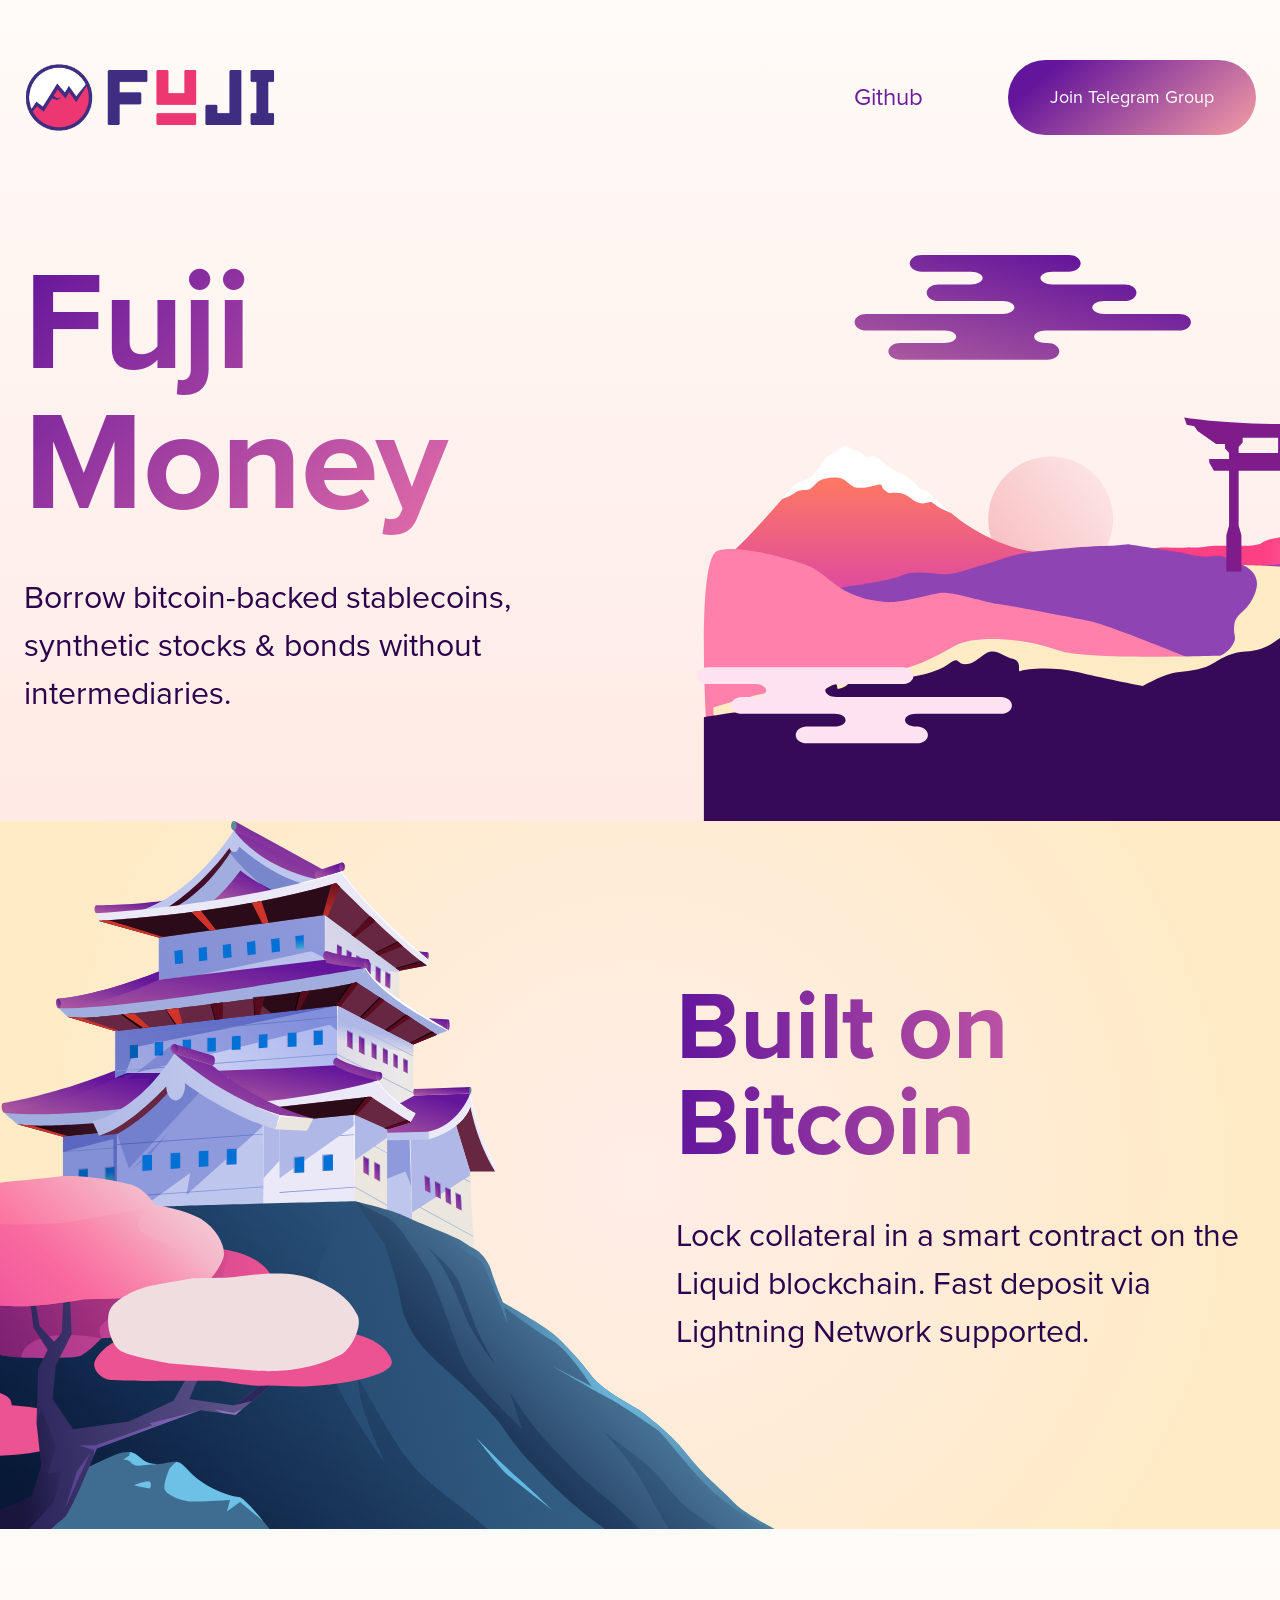
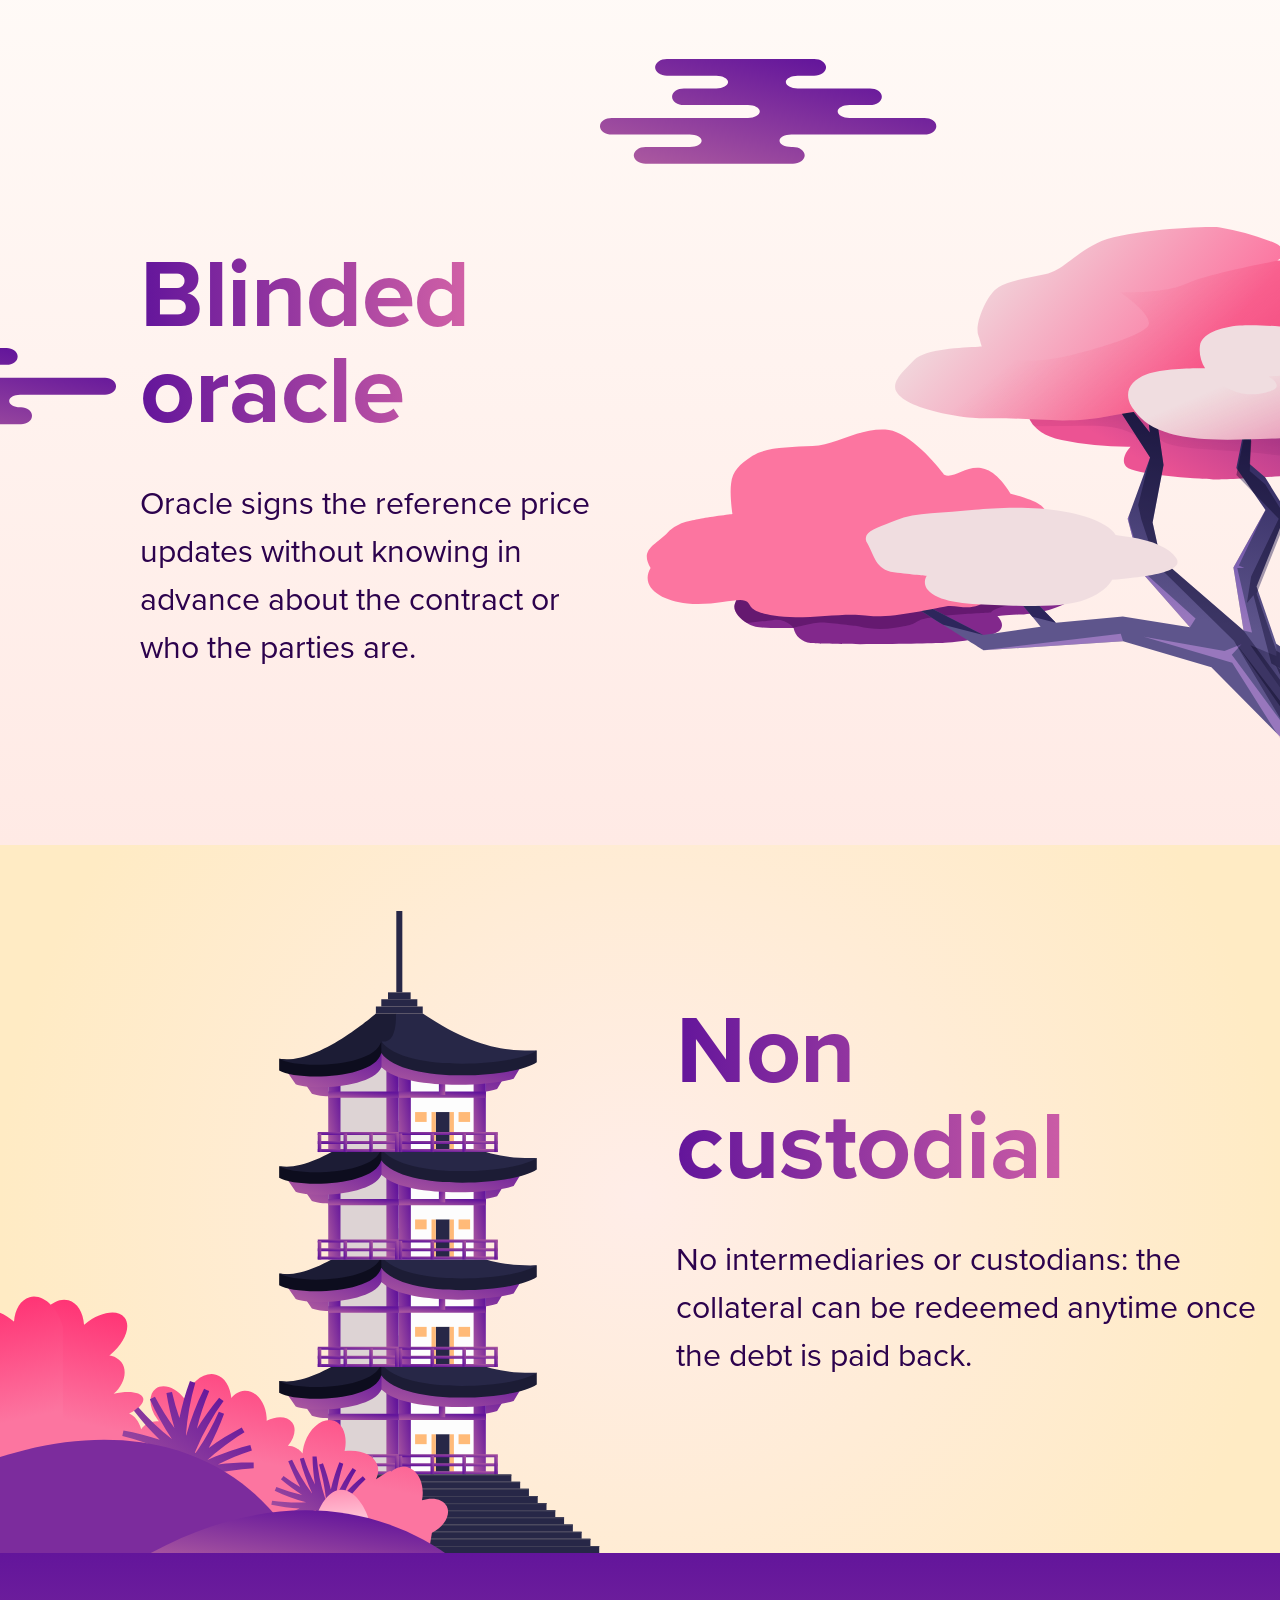
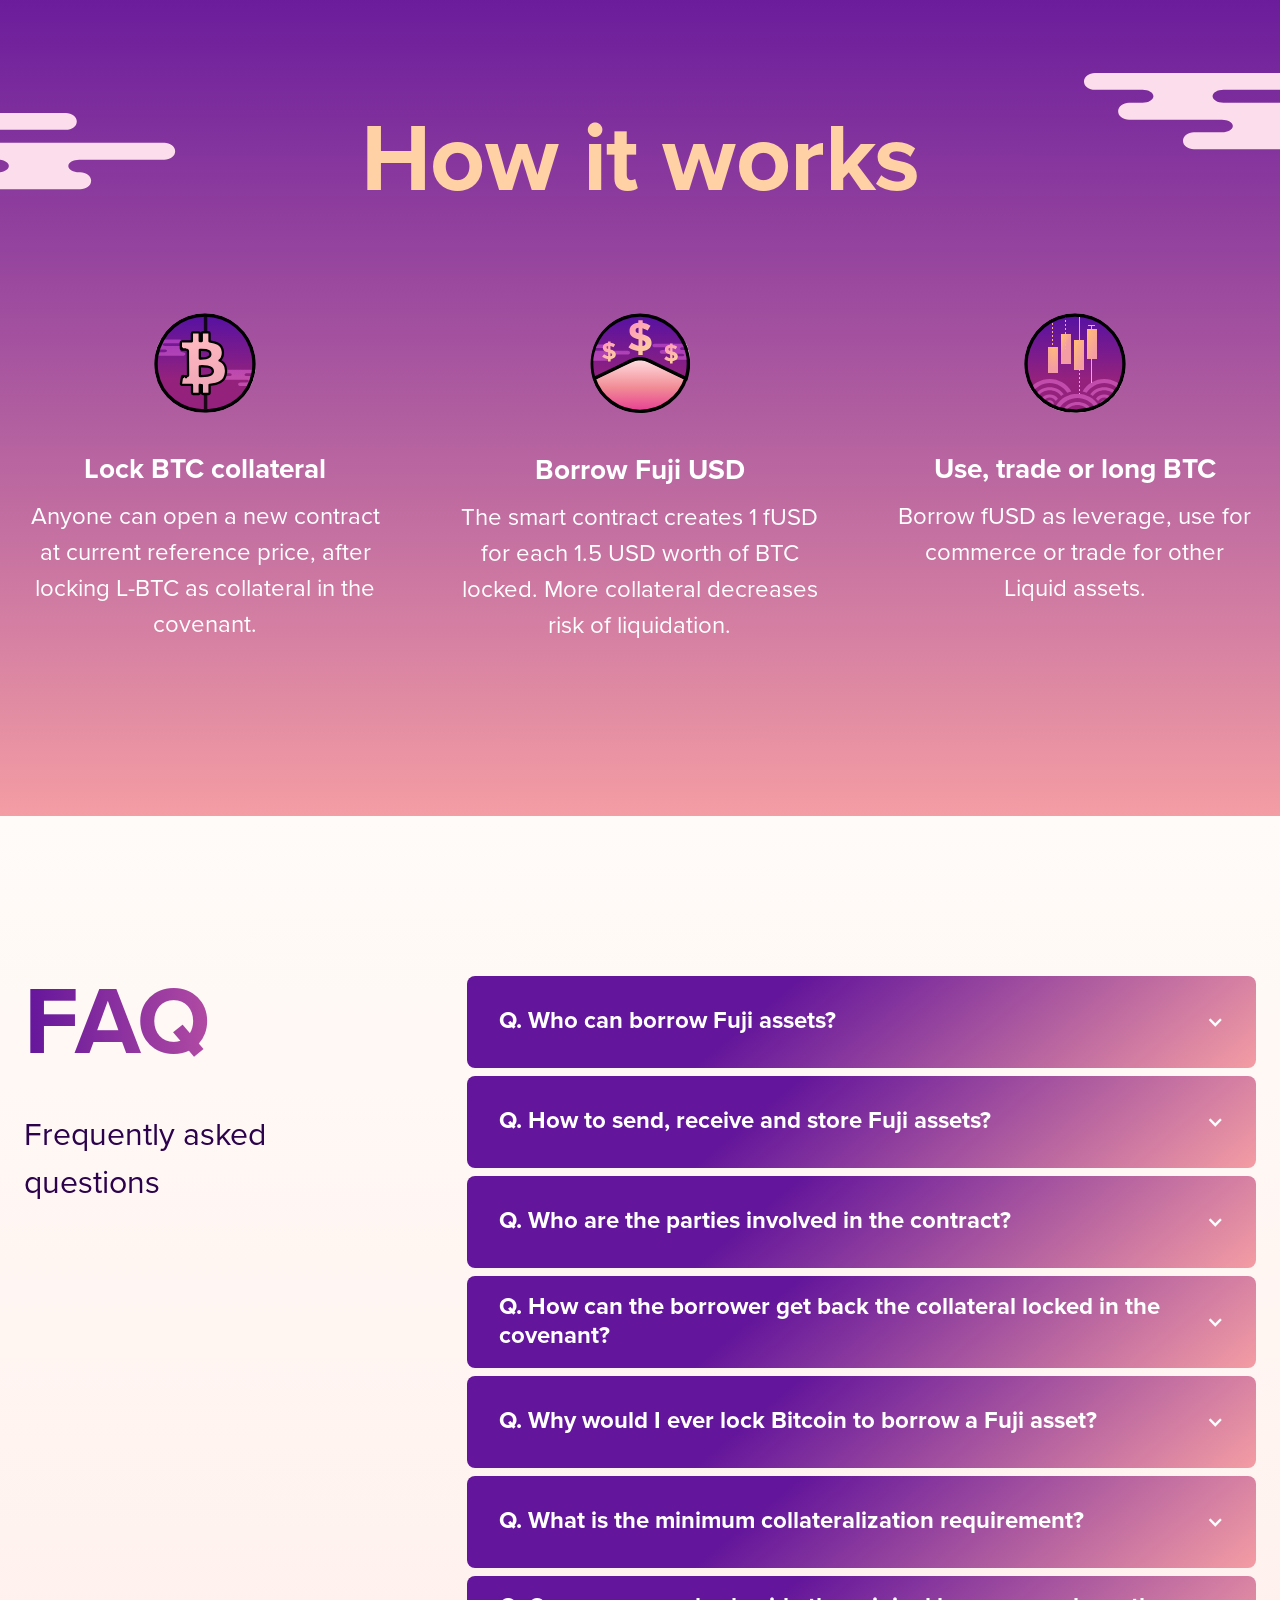
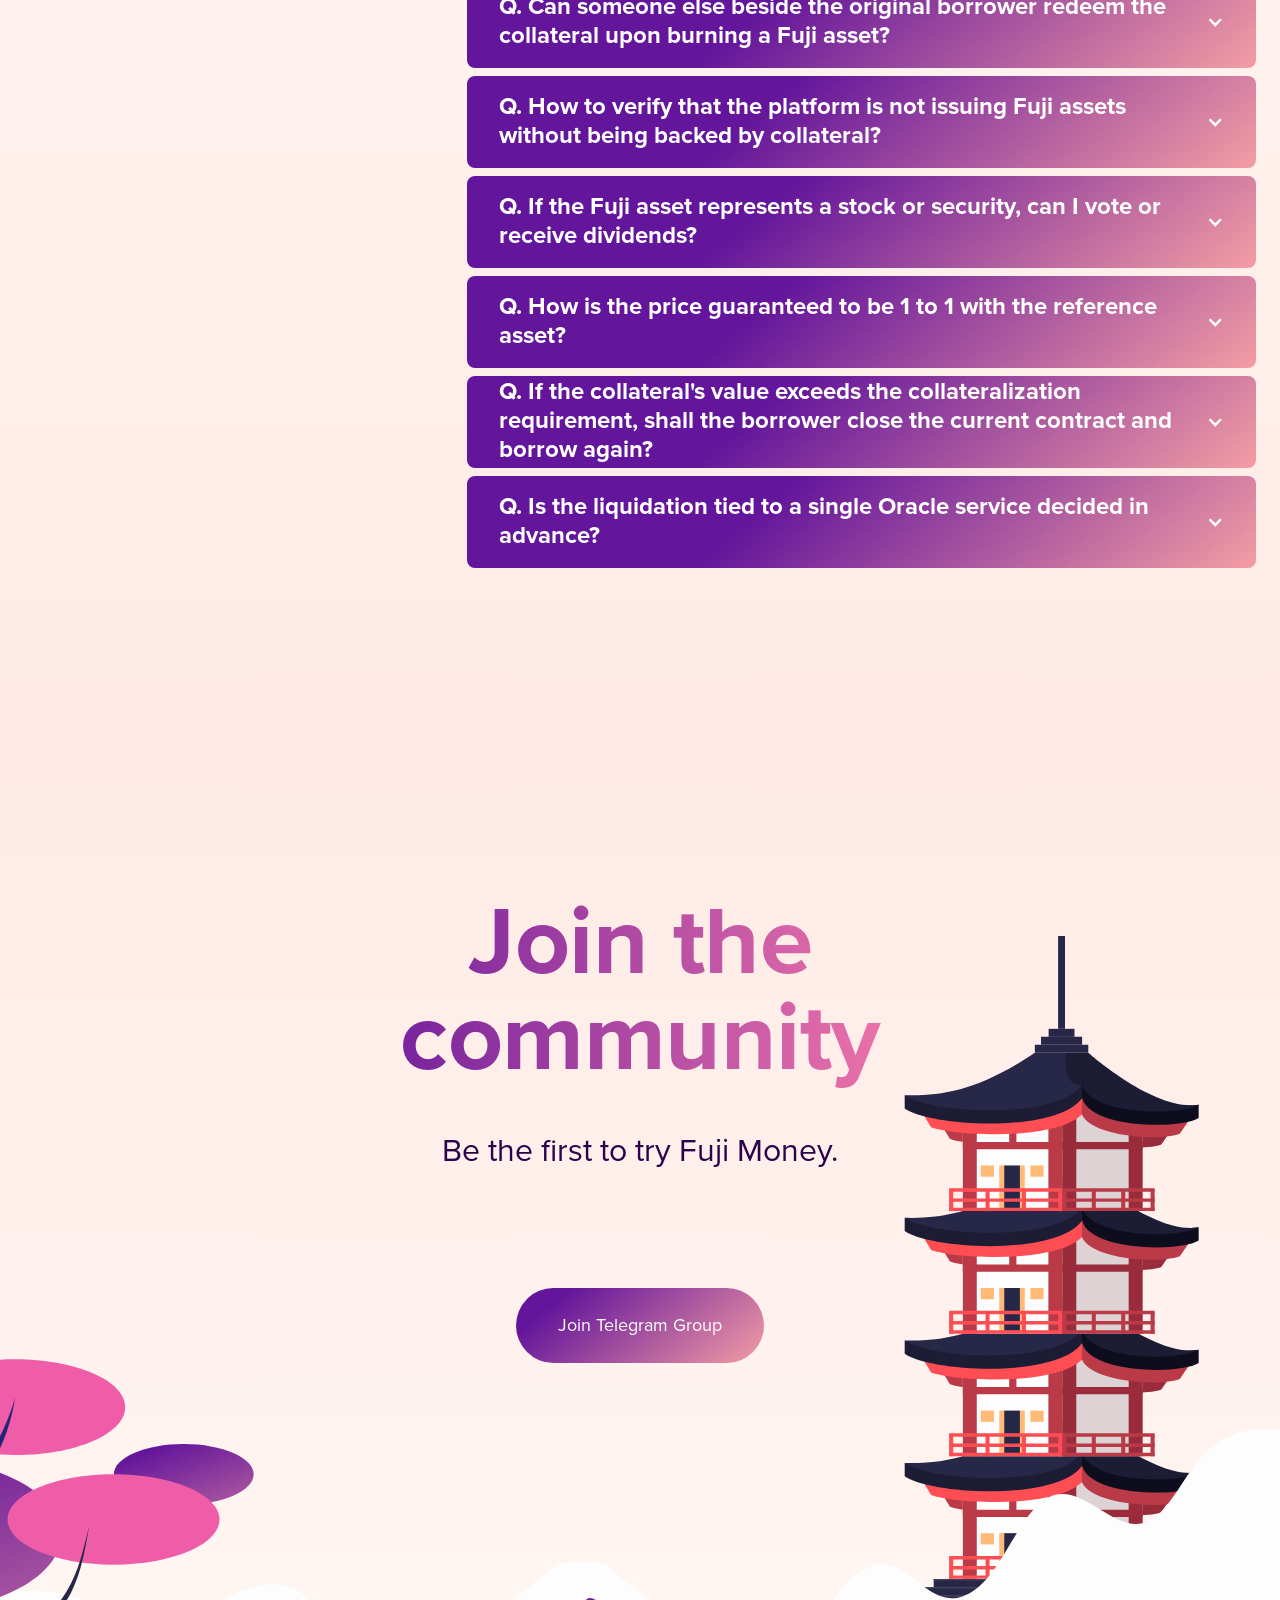
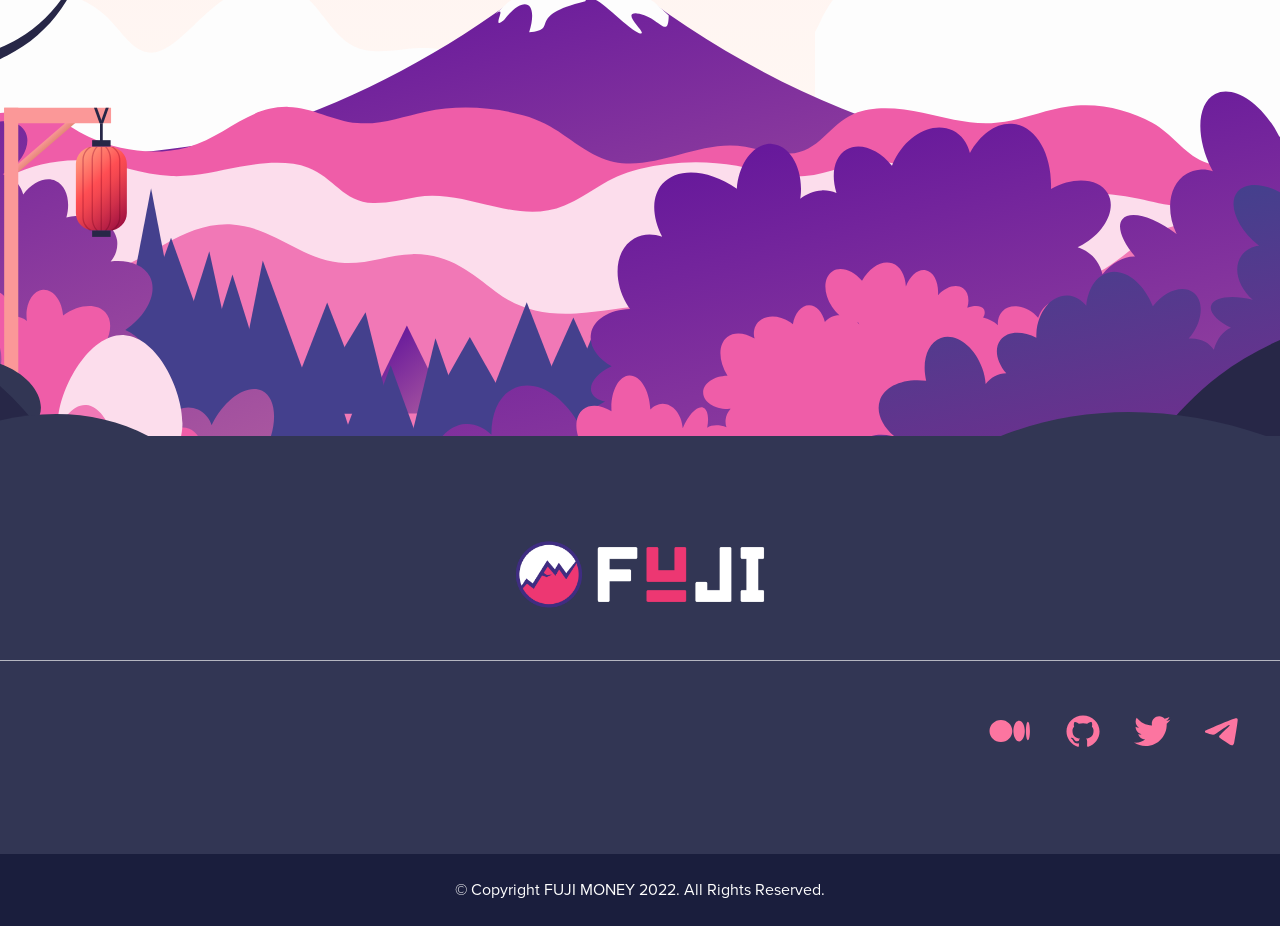
<file: index.html>
<!DOCTYPE html><!--  This site was created in Webflow. http://www.webflow.com  -->
<!--  Last Published: Fri Mar 11 2022 05:13:13 GMT+0000 (Coordinated Universal Time)  -->
<html data-wf-page="6218888f11f9d1886f389a2f" data-wf-site="6218888f11f9d1726b389a2b">
<head>
  <meta charset="utf-8">
  <title>Fuji Money</title>
  <meta content="Borrow bitcoin-backed stable coins, synthetic stocks &amp; bonds without intermediaries." name="description">
  <meta content="Fuji Money" property="og:title">
  <meta content="Borrow bitcoin-backed stable coins, synthetic stocks &amp; bonds without intermediaries." property="og:description">
  <meta content="https://raw.githubusercontent.com/fuji-money/website/main/src/images/og_image.png" property="og:image">
  <meta content="Fuji Money" property="twitter:title">
  <meta content="Borrow bitcoin-backed stable coins, synthetic stocks &amp; bonds without intermediaries." property="twitter:description">
  <meta content="https://raw.githubusercontent.com/fuji-money/website/main/src/images/og_image.png" property="twitter:image">
  <meta property="og:type" content="website">
  <meta content="summary_large_image" name="twitter:card">
  <meta content="width=device-width, initial-scale=1" name="viewport">
  <meta content="Webflow" name="generator">
  <link href="css/normalize.css" rel="stylesheet" type="text/css">
  <link href="css/webflow.css" rel="stylesheet" type="text/css">
  <link href="css/fuji-bitcoin-finance.webflow.css" rel="stylesheet" type="text/css">
  <!-- [if lt IE 9]><script src="https://cdnjs.cloudflare.com/ajax/libs/html5shiv/3.7.3/html5shiv.min.js" type="text/javascript"></script><![endif] -->
  <script type="text/javascript">!function(o,c){var n=c.documentElement,t=" w-mod-";n.className+=t+"js",("ontouchstart"in o||o.DocumentTouch&&c instanceof DocumentTouch)&&(n.className+=t+"touch")}(window,document);</script>
  <link href="images/favicon.png" rel="shortcut icon" type="image/x-icon">
  <link href="images/webclip.png" rel="apple-touch-icon">
</head>
<body>
  <div class="section hero wf-section">
    <div class="container w-container">
      <div class="row">
        <div class="column">
          <div data-animation="default" data-collapse="medium" data-duration="400" data-easing="ease" data-easing2="ease" role="banner" class="navbar w-nav">
            <div class="navbar-container w-container">
              <a href="#" class="brand w-nav-brand"><img src="images/fuji-logo-128.png" alt="Fuji" class="brand-logo"></a>
              <nav role="navigation" class="nav-menu w-nav-menu">
                <a href="https://github.com/fuji-money" target="_blank" rel="noreferrer" class="nav-link navbar-button-space w-nav-link">Github</a>
                <a href="https://t.me/fuji_money" target="_blank" rel="noreferrer" class="button-primary desktop-screens w-button">Join Telegram Group</a>
              </nav>
              <a href="#" class="button-primary small-screens w-button">Join Telegram Group</a>
              <div class="menu-button w-nav-button">
                <div class="navbar-icon w-icon-nav-menu"></div>
              </div>
            </div>
          </div>
        </div>
      </div>
      <div class="row hero-wrapper">
        <div id="w-node-_90ff8114-fdd5-f6b2-9adc-c3e638d5f430-6f389a2f" class="column">
          <h1 class="hero-heading">Fuji Money</h1>
          <p class="subheading">Borrow bitcoin-backed stablecoins, synthetic stocks &amp; bonds without intermediaries.</p>
        </div>
        <div id="w-node-e209158c-0d94-57d2-d187-395f5427cd9e-6f389a2f" class="column no-padding"><img src="images/illustration-1.svg" alt="" class="hero-image"></div>
      </div>
    </div>
  </div>
  <div class="section powered-by wf-section">
    <div class="container w-container">
      <div class="row powered-by-wrapper">
        <div id="w-node-_327ee06d-e798-d281-f174-e8b08befcd4e-6f389a2f" class="column no-padding"><img src="images/illustration-2.svg" alt="" class="powered-by-image"></div>
        <div id="w-node-_819397a2-45aa-dfb6-ed3f-7c73eb0a4cc9-6f389a2f" class="column">
          <h2 class="section-heading">Built on Bitcoin</h2>
          <p class="subheading">Lock collateral in a smart contract on the Liquid blockchain. Fast deposit via Lightning Network supported.</p>
        </div>
      </div>
    </div>
  </div>
  <div class="section blinded-oracle wf-section">
    <div class="container w-container">
      <div class="row blinded-oracle-wrapper">
        <div id="w-node-_216093c3-b0c4-b244-ddd0-b6c76df4fd82-6f389a2f" class="column blinded-oracle-text-wrapper">
          <h2 class="section-heading">Blinded oracle</h2>
          <p class="subheading">Oracle signs the reference price updates without knowing in advance about the contract or who the parties are.</p>
        </div>
        <div id="w-node-_33cdf801-6c90-f499-088f-00d642ca1fbf-6f389a2f" class="column no-padding"><img src="images/illustration-3.svg" alt="" class="blinded-oracle-tree-image"><img src="images/cloud-1.svg" alt="" class="blinded-oracle-cloud-1"><img src="images/cloud-2.svg" alt="" class="blinded-oracle-cloud-2"></div>
      </div>
    </div>
  </div>
  <div class="section non-custodial wf-section">
    <div class="container w-container">
      <div class="row non-custodial-wrapper">
        <div id="w-node-_3981a757-1fcc-e83e-266b-822fab62e8d5-6f389a2f" class="column no-padding"><img src="images/illustration-4.svg" alt="" class="non-custodial-image"></div>
        <div id="w-node-_3981a757-1fcc-e83e-266b-822fab62e8d7-6f389a2f" class="column">
          <h2 class="section-heading">Non<br>custodial</h2>
          <p class="subheading">No intermediaries or custodians: the collateral can be redeemed anytime once the debt is paid back.</p>
        </div>
      </div>
    </div>
  </div>
  <div class="section how-it-works wf-section">
    <div class="container w-container">
      <div class="row">
        <div class="column how-it-works">
          <h2 class="section-heading-solid text-center">How it works</h2><img src="images/cloud-3.svg" alt="" class="how-it-works-cloud-1"><img src="images/cloud-3.svg" alt="" class="how-it-works-cloud-2">
        </div>
      </div>
      <div class="row how-it-works-wrapper">
        <div id="w-node-_077768e7-4468-dcd2-8a5b-850602c8a14c-6f389a2f" class="how-it-works-content-block"><img src="images/icon-1.svg" loading="lazy" alt="" class="how-it-works-image">
          <h3 class="how-it-works-content-heading">Lock BTC collateral</h3>
          <p class="paragraph-large how-it-works-content">Anyone can open a new contract at current reference price, after locking L-BTC as collateral in the covenant.</p>
        </div>
        <div id="w-node-_499a9817-9011-bf1e-9f2a-4ce9a2ff72e4-6f389a2f" class="how-it-works-content-block"><img src="images/icon-2.svg" loading="lazy" alt="" class="how-it-works-image">
          <h3 class="how-it-works-content-heading">Borrow Fuji USD</h3>
          <p class="paragraph-large how-it-works-content">The smart contract creates 1 fUSD for each 1.5 USD worth of BTC locked. More collateral decreases risk of liquidation.</p>
        </div>
        <div id="w-node-_82bb9660-9f96-7ae8-3a21-b46e3d11d5a1-6f389a2f" class="how-it-works-content-block"><img src="images/icon-3.svg" loading="lazy" alt="" class="how-it-works-image">
          <h3 class="how-it-works-content-heading">Use, trade or long BTC</h3>
          <p class="paragraph-large how-it-works-content">Borrow fUSD as leverage, use for commerce or trade for other Liquid assets.</p>
        </div>
      </div>
    </div>
  </div>
  <div class="section faq wf-section">
    <div class="container w-container">
      <div class="row faq-wrapper">
        <div id="w-node-c64315b9-ab89-1550-7546-1accf2bdcca3-6f389a2f" class="column faq-heading-wrapper">
          <h2 class="section-heading">FAQ</h2>
          <p class="subheading">Frequently asked questions</p>
        </div>
        <div id="w-node-c64315b9-ab89-1550-7546-1accf2bdcca8-6f389a2f" class="column faq-content-wrapper">
          <div class="faq-wrapper">
            <div data-hover="false" data-delay="0" data-w-id="330b93b6-4694-0fe8-cfce-5538aa28f23a" style="height:92px" class="faq-item w-dropdown">
              <div class="faq-question-wrapper w-dropdown-toggle">
                <div style="-webkit-transform:translate3d(0, 0, 0) scale3d(1, 1, 1) rotateX(0) rotateY(0) rotateZ(0deg) skew(0, 0);-moz-transform:translate3d(0, 0, 0) scale3d(1, 1, 1) rotateX(0) rotateY(0) rotateZ(0deg) skew(0, 0);-ms-transform:translate3d(0, 0, 0) scale3d(1, 1, 1) rotateX(0) rotateY(0) rotateZ(0deg) skew(0, 0);transform:translate3d(0, 0, 0) scale3d(1, 1, 1) rotateX(0) rotateY(0) rotateZ(0deg) skew(0, 0)" class="accordion-icon w-icon-dropdown-toggle"></div>
                <h3 class="faq-question-heading">Q. Who can borrow Fuji assets?</h3>
              </div>
              <nav class="faq-answer-wrapper w-dropdown-list">
                <p class="faq-answer">A. Anyone can open a new contract to borrow any asset offered on the platform, after locking L-BTC as collateral in a smart contract</p>
              </nav>
            </div>
            <div data-hover="false" data-delay="0" data-w-id="ac9bc06e-9ff9-34a6-d427-0232fb84f344" style="height:92px" class="faq-item w-dropdown">
              <div class="faq-question-wrapper w-dropdown-toggle">
                <div style="-webkit-transform:translate3d(0, 0, 0) scale3d(1, 1, 1) rotateX(0) rotateY(0) rotateZ(0deg) skew(0, 0);-moz-transform:translate3d(0, 0, 0) scale3d(1, 1, 1) rotateX(0) rotateY(0) rotateZ(0deg) skew(0, 0);-ms-transform:translate3d(0, 0, 0) scale3d(1, 1, 1) rotateX(0) rotateY(0) rotateZ(0deg) skew(0, 0);transform:translate3d(0, 0, 0) scale3d(1, 1, 1) rotateX(0) rotateY(0) rotateZ(0deg) skew(0, 0)" class="accordion-icon w-icon-dropdown-toggle"></div>
                <h3 class="faq-question-heading">Q. How to send, receive and store Fuji assets?</h3>
              </div>
              <nav class="faq-answer-wrapper w-dropdown-list">
                <p class="faq-answer">A. Any wallet that has integrated the Liquid Network can store, send and receive Fuji assets to any address, in a peer to peer fashion.</p>
              </nav>
            </div>
            <div data-hover="false" data-delay="0" data-w-id="2a6a8362-be02-5df7-649b-dbee1a5396aa" style="height:92px" class="faq-item w-dropdown">
              <div class="faq-question-wrapper w-dropdown-toggle">
                <div style="-webkit-transform:translate3d(0, 0, 0) scale3d(1, 1, 1) rotateX(0) rotateY(0) rotateZ(0deg) skew(0, 0);-moz-transform:translate3d(0, 0, 0) scale3d(1, 1, 1) rotateX(0) rotateY(0) rotateZ(0deg) skew(0, 0);-ms-transform:translate3d(0, 0, 0) scale3d(1, 1, 1) rotateX(0) rotateY(0) rotateZ(0deg) skew(0, 0);transform:translate3d(0, 0, 0) scale3d(1, 1, 1) rotateX(0) rotateY(0) rotateZ(0deg) skew(0, 0)" class="accordion-icon w-icon-dropdown-toggle"></div>
                <h3 class="faq-question-heading">Q. Who are the parties involved in the contract?</h3>
              </div>
              <nav class="faq-answer-wrapper w-dropdown-list">
                <p class="faq-answer">A. The user locking the collateral is called <span class="text-bold-italic">borrower</span> and Fuji is always the <span class="text-bold-italic">issuer</span> and the <span class="text-bold-italic">liquidator</span>. The liquidation process is performed as soon as the value of collateral is below the <span class="text-bold">minimum collateralization requirement</span> and that is attested by an oracle with the use of a cryptographic signature.</p>
              </nav>
            </div>
            <div data-hover="false" data-delay="0" data-w-id="66ff12ab-c4e2-60b5-2937-9ccbcf33fd57" style="height:92px" class="faq-item w-dropdown">
              <div class="faq-question-wrapper w-dropdown-toggle">
                <div style="-webkit-transform:translate3d(0, 0, 0) scale3d(1, 1, 1) rotateX(0) rotateY(0) rotateZ(0deg) skew(0, 0);-moz-transform:translate3d(0, 0, 0) scale3d(1, 1, 1) rotateX(0) rotateY(0) rotateZ(0deg) skew(0, 0);-ms-transform:translate3d(0, 0, 0) scale3d(1, 1, 1) rotateX(0) rotateY(0) rotateZ(0deg) skew(0, 0);transform:translate3d(0, 0, 0) scale3d(1, 1, 1) rotateX(0) rotateY(0) rotateZ(0deg) skew(0, 0)" class="accordion-icon w-icon-dropdown-toggle"></div>
                <h3 class="faq-question-heading">Q. How can the borrower get back the collateral locked in the covenant?</h3>
              </div>
              <nav class="faq-answer-wrapper w-dropdown-list">
                <p class="faq-answer">A. The borrower can always redeem the entire collateral, upon burning the same amount of Fuji asset as was issued for this collateral, plus a small payout for redemption of 0.25% of the locked collateral.<br><br>In case of the price of the collateral falling below the contract <span class="text-bold">minimum collateralization requirement</span>, the liquidator will claim the collateral upon burning the Fuji asset and presenting the oracle’s signed message.</p>
              </nav>
            </div>
            <div data-hover="false" data-delay="0" data-w-id="3ed927f2-1754-eb86-1cdf-9c14a12c0ef7" style="height:92px" class="faq-item w-dropdown">
              <div class="faq-question-wrapper w-dropdown-toggle">
                <div style="-webkit-transform:translate3d(0, 0, 0) scale3d(1, 1, 1) rotateX(0) rotateY(0) rotateZ(0deg) skew(0, 0);-moz-transform:translate3d(0, 0, 0) scale3d(1, 1, 1) rotateX(0) rotateY(0) rotateZ(0deg) skew(0, 0);-ms-transform:translate3d(0, 0, 0) scale3d(1, 1, 1) rotateX(0) rotateY(0) rotateZ(0deg) skew(0, 0);transform:translate3d(0, 0, 0) scale3d(1, 1, 1) rotateX(0) rotateY(0) rotateZ(0deg) skew(0, 0)" class="accordion-icon w-icon-dropdown-toggle"></div>
                <h3 class="faq-question-heading">Q. Why would I ever lock Bitcoin to borrow a Fuji asset?</h3>
              </div>
              <nav class="faq-answer-wrapper w-dropdown-list">
                <p class="faq-answer margin-bottom-12">There are many reasons, for example:</p>
                <ol role="list" class="text-white no-margin">
                  <li>You need a lot of Fuji assets (for running a market on <a href="https://dev.tdex.network">TDEX</a> or to use in lending schemes etc..) and it is not practical to buy on the market because of the fees or low liquidity.</li>
                  <li>If you believe that your Bitcoin price will rise you can use it to borrow a Fuji asset, then use that asset to buy more Bitcoin - so basically you can use borrowing as leverage.</li>
                  <li>If the Fuji asset trading price is above the reference index you can borrow Fuji to sell it on exchanges.</li>
                </ol>
              </nav>
            </div>
            <div data-hover="false" data-delay="0" data-w-id="f0d07e89-fb98-2cf6-11dd-0f49dfd8d0d2" style="height:92px" class="faq-item w-dropdown">
              <div class="faq-question-wrapper w-dropdown-toggle">
                <div style="-webkit-transform:translate3d(0, 0, 0) scale3d(1, 1, 1) rotateX(0) rotateY(0) rotateZ(0deg) skew(0, 0);-moz-transform:translate3d(0, 0, 0) scale3d(1, 1, 1) rotateX(0) rotateY(0) rotateZ(0deg) skew(0, 0);-ms-transform:translate3d(0, 0, 0) scale3d(1, 1, 1) rotateX(0) rotateY(0) rotateZ(0deg) skew(0, 0);transform:translate3d(0, 0, 0) scale3d(1, 1, 1) rotateX(0) rotateY(0) rotateZ(0deg) skew(0, 0)" class="accordion-icon w-icon-dropdown-toggle"></div>
                <h3 class="faq-question-heading">Q. What is the minimum collateralization requirement?</h3>
              </div>
              <nav class="faq-answer-wrapper w-dropdown-list">
                <p class="faq-answer">A. Each borrower must, at all times, maintain collateral such that the ratio of deposited collateral to asset settlement value is greater than the collateralization requirement of 150%, otherwise the collateral will be liquidated. To prevent liquidation, the sponsor can top-up the collateral via a single transaction that combines redeem and the issuance in one event, and does not require payout to the issuer.</p>
              </nav>
            </div>
            <div data-hover="false" data-delay="0" data-w-id="5c3b84eb-8b95-8db0-6ade-fa4769dd937e" style="height:92px" class="faq-item w-dropdown">
              <div class="faq-question-wrapper w-dropdown-toggle">
                <div style="-webkit-transform:translate3d(0, 0, 0) scale3d(1, 1, 1) rotateX(0) rotateY(0) rotateZ(0deg) skew(0, 0);-moz-transform:translate3d(0, 0, 0) scale3d(1, 1, 1) rotateX(0) rotateY(0) rotateZ(0deg) skew(0, 0);-ms-transform:translate3d(0, 0, 0) scale3d(1, 1, 1) rotateX(0) rotateY(0) rotateZ(0deg) skew(0, 0);transform:translate3d(0, 0, 0) scale3d(1, 1, 1) rotateX(0) rotateY(0) rotateZ(0deg) skew(0, 0)" class="accordion-icon w-icon-dropdown-toggle"></div>
                <h3 class="faq-question-heading">Q. Can someone else beside the original borrower redeem the collateral upon burning a Fuji asset?</h3>
              </div>
              <nav class="faq-answer-wrapper w-dropdown-list">
                <p class="faq-answer">A. No. In future contract upgrades it will be possible for the borrower to irrevocably grant redemption rights to other entities, using a special control token.</p>
              </nav>
            </div>
            <div data-hover="false" data-delay="0" data-w-id="56cb26f7-903b-f15e-b5b3-843ba1d7ea67" style="height:92px" class="faq-item w-dropdown">
              <div class="faq-question-wrapper w-dropdown-toggle">
                <div style="-webkit-transform:translate3d(0, 0, 0) scale3d(1, 1, 1) rotateX(0) rotateY(0) rotateZ(0deg) skew(0, 0);-moz-transform:translate3d(0, 0, 0) scale3d(1, 1, 1) rotateX(0) rotateY(0) rotateZ(0deg) skew(0, 0);-ms-transform:translate3d(0, 0, 0) scale3d(1, 1, 1) rotateX(0) rotateY(0) rotateZ(0deg) skew(0, 0);transform:translate3d(0, 0, 0) scale3d(1, 1, 1) rotateX(0) rotateY(0) rotateZ(0deg) skew(0, 0)" class="accordion-icon w-icon-dropdown-toggle"></div>
                <h3 class="faq-question-heading">Q. How to verify that the platform is not issuing Fuji assets without being backed by collateral?</h3>
              </div>
              <nav class="faq-answer-wrapper w-dropdown-list">
                <p class="faq-answer">A. The creation and burn process of Fuji assets are always non-confidential (ie. visible on the Liquid Network blockchain) and therefore easy to verify the supply and the collateral. This minimizes the risk of the platform losing credibility and reputation.</p>
              </nav>
            </div>
            <div data-hover="false" data-delay="0" data-w-id="cc742c5b-28ba-bf59-5609-41b3b6552bc3" style="height:92px" class="faq-item w-dropdown">
              <div class="faq-question-wrapper w-dropdown-toggle">
                <div style="-webkit-transform:translate3d(0, 0, 0) scale3d(1, 1, 1) rotateX(0) rotateY(0) rotateZ(0deg) skew(0, 0);-moz-transform:translate3d(0, 0, 0) scale3d(1, 1, 1) rotateX(0) rotateY(0) rotateZ(0deg) skew(0, 0);-ms-transform:translate3d(0, 0, 0) scale3d(1, 1, 1) rotateX(0) rotateY(0) rotateZ(0deg) skew(0, 0);transform:translate3d(0, 0, 0) scale3d(1, 1, 1) rotateX(0) rotateY(0) rotateZ(0deg) skew(0, 0)" class="accordion-icon w-icon-dropdown-toggle"></div>
                <h3 class="faq-question-heading">Q. If the Fuji asset represents a stock or security, can I vote or receive dividends?</h3>
              </div>
              <nav class="faq-answer-wrapper w-dropdown-list">
                <p class="faq-answer">A. No, a Fuji asset does not grant any rights on the underlying reference asset, only tracks the price.</p>
              </nav>
            </div>
            <div data-hover="false" data-delay="0" data-w-id="72a20815-bdae-587b-6553-1fe20931da6b" style="height:92px" class="faq-item w-dropdown">
              <div class="faq-question-wrapper w-dropdown-toggle">
                <div style="-webkit-transform:translate3d(0, 0, 0) scale3d(1, 1, 1) rotateX(0) rotateY(0) rotateZ(0deg) skew(0, 0);-moz-transform:translate3d(0, 0, 0) scale3d(1, 1, 1) rotateX(0) rotateY(0) rotateZ(0deg) skew(0, 0);-ms-transform:translate3d(0, 0, 0) scale3d(1, 1, 1) rotateX(0) rotateY(0) rotateZ(0deg) skew(0, 0);transform:translate3d(0, 0, 0) scale3d(1, 1, 1) rotateX(0) rotateY(0) rotateZ(0deg) skew(0, 0)" class="accordion-icon w-icon-dropdown-toggle"></div>
                <h3 class="faq-question-heading">Q. How is the price guaranteed to be 1 to 1 with the reference asset?</h3>
              </div>
              <nav class="faq-answer-wrapper w-dropdown-list">
                <p class="faq-answer">A. It is expected that borrower and liquidator incentives of redemption and liquidation, will make the asset price to closely follow the one of the underlying reference asset, plus anyone can borrow new Fuji at the current reference price, using arbitrage opportunities to balance the price on decentralized exchanges.</p>
              </nav>
            </div>
            <div data-hover="false" data-delay="0" data-w-id="6ce07ff5-5e5b-0cc4-99c1-7678c7d7d247" style="height:92px" class="faq-item w-dropdown">
              <div class="faq-question-wrapper w-dropdown-toggle">
                <div style="-webkit-transform:translate3d(0, 0, 0) scale3d(1, 1, 1) rotateX(0) rotateY(0) rotateZ(0deg) skew(0, 0);-moz-transform:translate3d(0, 0, 0) scale3d(1, 1, 1) rotateX(0) rotateY(0) rotateZ(0deg) skew(0, 0);-ms-transform:translate3d(0, 0, 0) scale3d(1, 1, 1) rotateX(0) rotateY(0) rotateZ(0deg) skew(0, 0);transform:translate3d(0, 0, 0) scale3d(1, 1, 1) rotateX(0) rotateY(0) rotateZ(0deg) skew(0, 0)" class="accordion-icon w-icon-dropdown-toggle"></div>
                <h3 class="faq-question-heading">Q. If the collateral's value exceeds the collateralization requirement, shall the borrower close the current contract and borrow again?</h3>
              </div>
              <nav class="faq-answer-wrapper w-dropdown-list">
                <p class="faq-answer">A. No, there is no obligation to redeem the collateral and close the contract.</p>
              </nav>
            </div>
            <div data-hover="false" data-delay="0" data-w-id="660e1f87-37aa-d2ba-fe27-e5654b2aa7fb" style="height:92px" class="faq-item w-dropdown">
              <div class="faq-question-wrapper w-dropdown-toggle">
                <div style="-webkit-transform:translate3d(0, 0, 0) scale3d(1, 1, 1) rotateX(0) rotateY(0) rotateZ(0deg) skew(0, 0);-moz-transform:translate3d(0, 0, 0) scale3d(1, 1, 1) rotateX(0) rotateY(0) rotateZ(0deg) skew(0, 0);-ms-transform:translate3d(0, 0, 0) scale3d(1, 1, 1) rotateX(0) rotateY(0) rotateZ(0deg) skew(0, 0);transform:translate3d(0, 0, 0) scale3d(1, 1, 1) rotateX(0) rotateY(0) rotateZ(0deg) skew(0, 0)" class="accordion-icon w-icon-dropdown-toggle"></div>
                <h3 class="faq-question-heading">Q. Is the liquidation tied to a single Oracle service decided in advance?</h3>
              </div>
              <nav class="faq-answer-wrapper w-dropdown-list">
                <p class="faq-answer">A. All available Oracle services can be used to trigger the liquidation process. Each oracle service must sign his own price and include a timestamp in the message.</p>
              </nav>
            </div>
          </div>
        </div>
      </div>
    </div>
  </div>
  <div class="section join-the-community wf-section">
    <div class="container w-container">
      <div class="row">
        <div class="column join-the-community">
          <h2 class="section-heading text-center">Join the community</h2>
          <p class="subheading">Be the first to try Fuji Money.</p>
          <a href="https://t.me/fuji_money" target="_blank" rel="noreferrer" class="button-primary cta w-button">Join Telegram Group</a>
        </div>
      </div>
    </div>
    <div class="cta-background"></div>
  </div>
  <div class="section footer wf-section">
    <div class="container w-container">
      <div class="row footer-logo-wrapper">
        <div class="column"><img src="images/fuji-logo-footer.png" loading="lazy" alt="Fuji" class="footer-logo"></div>
      </div>
      <div class="row footer-links-wrapper">
        <div class="footer-links-wrapper column">
          <a href="#" class="footer-links" style="display:none">Terms of services</a>
          <div class="footer-links" style="display:none">|</div>
          <a href="#" class="footer-links" style="display:none">Privacy policy</a>
        </div>
        <div id="w-node-a3f7cc1d-1509-d861-d661-7432deab7b15-6f389a2f" class="social-icons-wrapper column">
          <a href="https://medium.com/@fuji_money" target="_blank" rel="noreferrer" class="footer-social-icon-link w-inline-block"><img src="images/medium.svg" loading="lazy" alt="Medium"></a>
          <a href="https://github.com/fuji-money" target="_blank" rel="noreferrer" class="footer-social-icon-link w-inline-block"><img src="images/github.svg" loading="lazy" alt="GitHub"></a>
          <a href="https://twitter.com/fuji_money" target="_blank" rel="noreferrer" class="footer-social-icon-link w-inline-block"><img src="images/twitter.svg" loading="lazy" alt="Twitter"></a>
          <a href="https://t.me/fuji_money" target="_blank" rel="noreferrer" class="footer-social-icon-link last-item w-inline-block"><img src="images/telegram.svg" loading="lazy" alt="Telegram"></a>
        </div>
      </div>
    </div>
  </div>
  <div class="section footer-copyright-info wf-section">
    <div class="container w-container">
      <div class="row footer-copyright-wrapper">
        <div class="column">
          <div class="paragraph-small text-white">© Copyright FUJI MONEY 2022. All Rights Reserved.</div>
        </div>
      </div>
    </div>
  </div>
  <script src="https://d3e54v103j8qbb.cloudfront.net/js/jquery-3.5.1.min.dc5e7f18c8.js?site=6218888f11f9d1726b389a2b" type="text/javascript" integrity="sha256-9/aliU8dGd2tb6OSsuzixeV4y/faTqgFtohetphbbj0=" crossorigin="anonymous"></script>
  <script src="js/webflow.js" type="text/javascript"></script>
  <!-- [if lte IE 9]><script src="https://cdnjs.cloudflare.com/ajax/libs/placeholders/3.0.2/placeholders.min.js"></script><![endif] -->
</body>
</html>
</file>
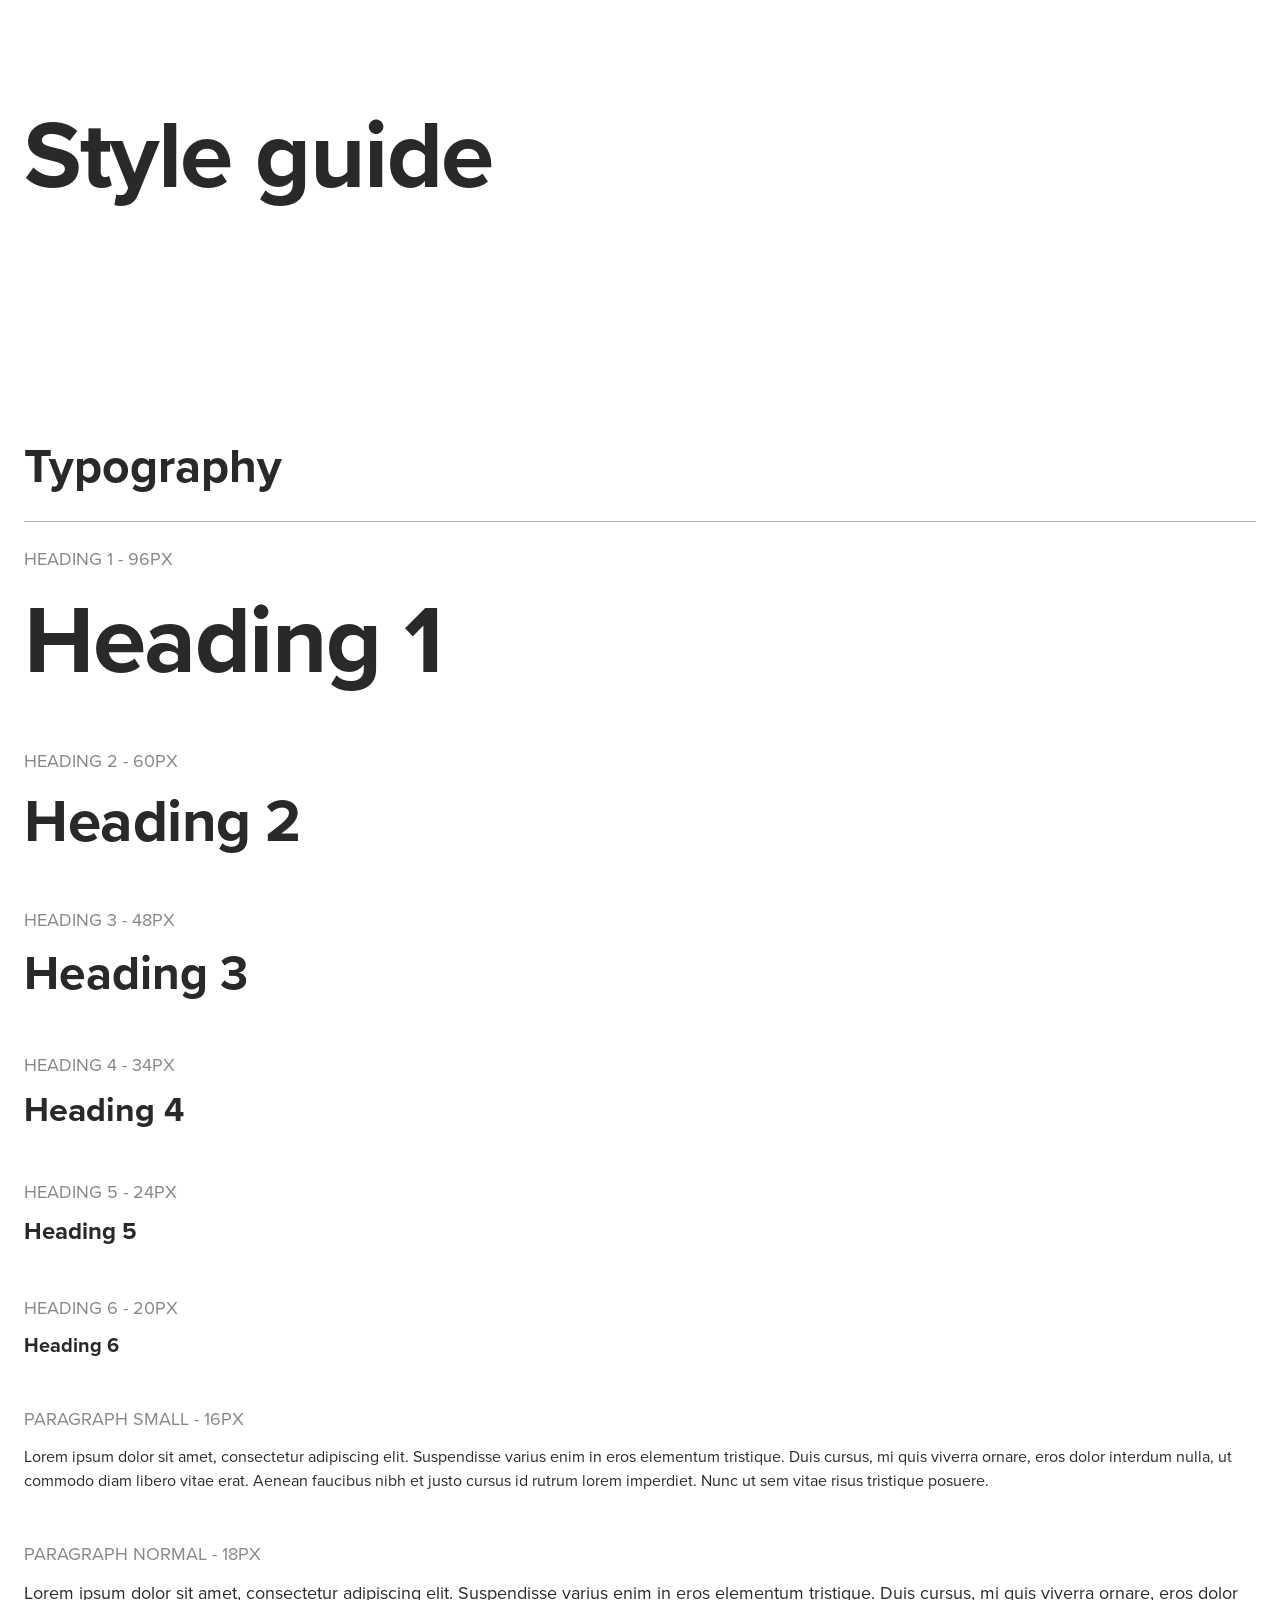
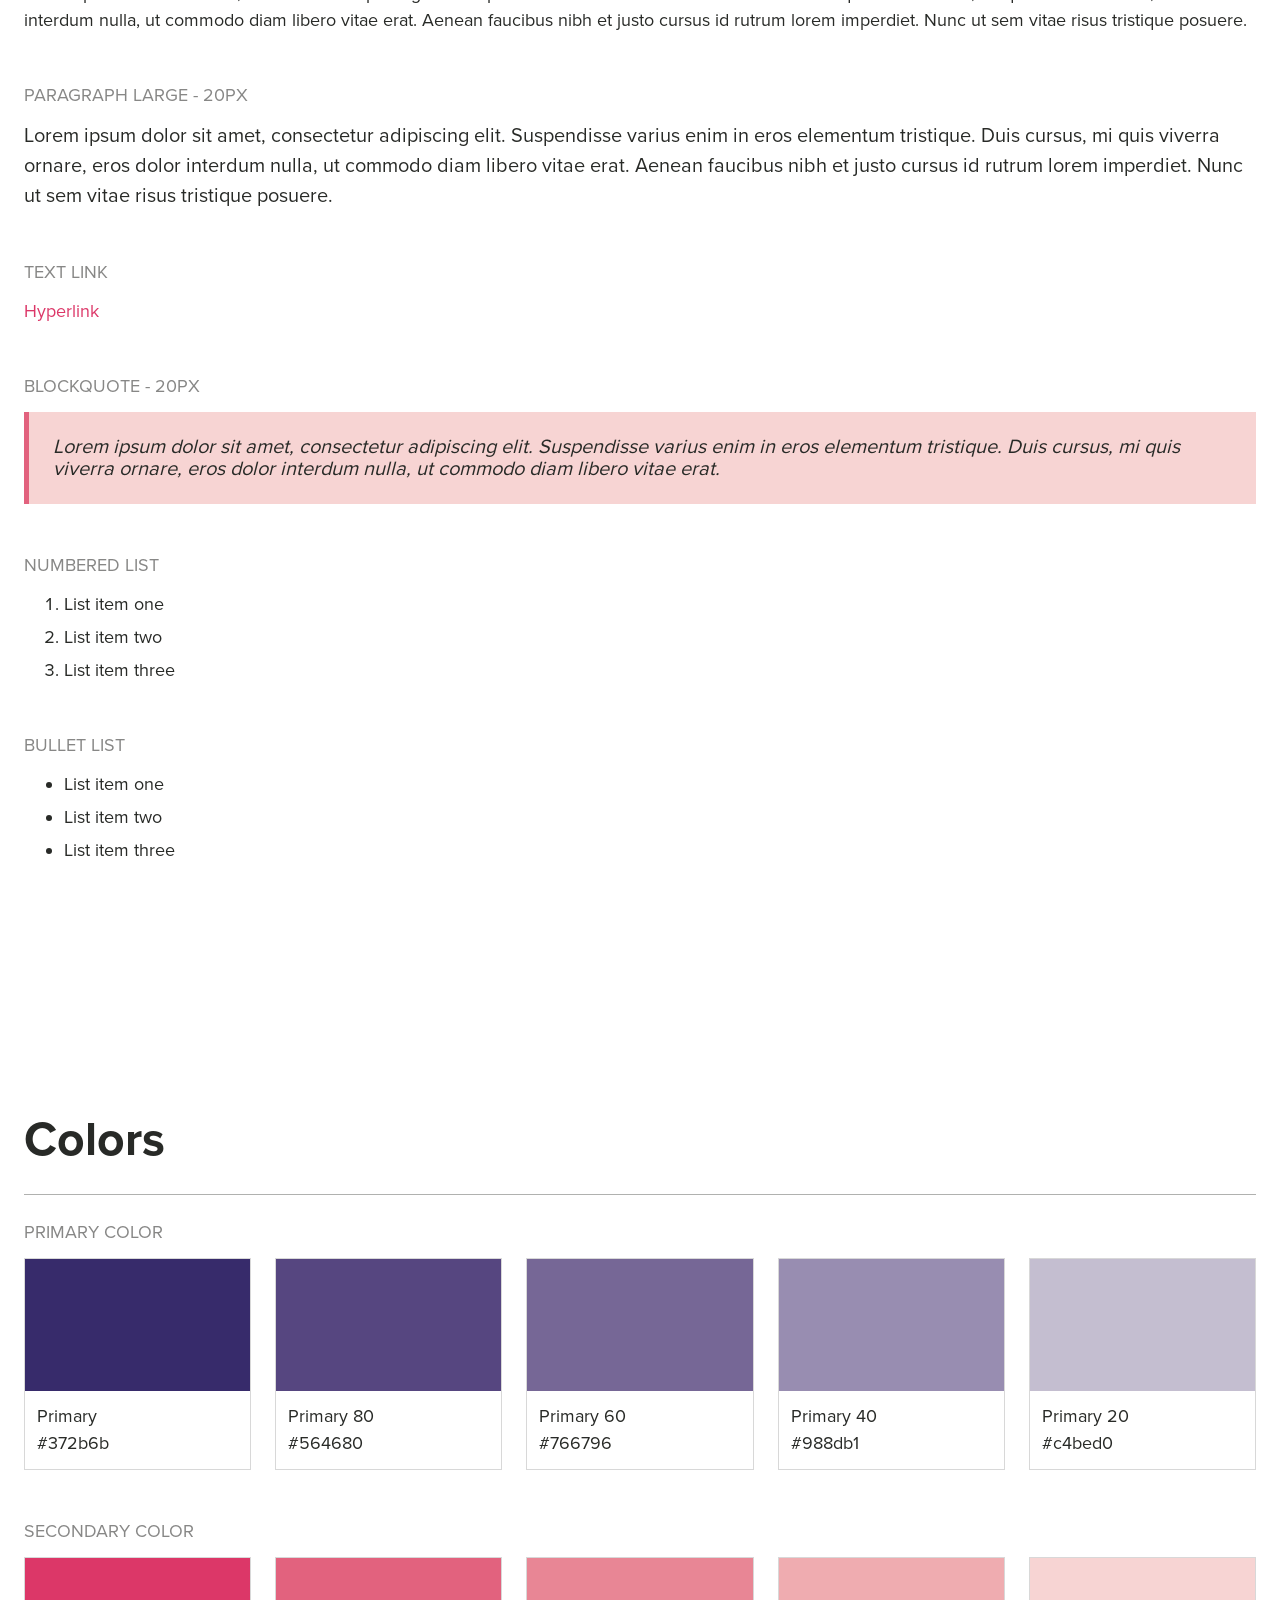
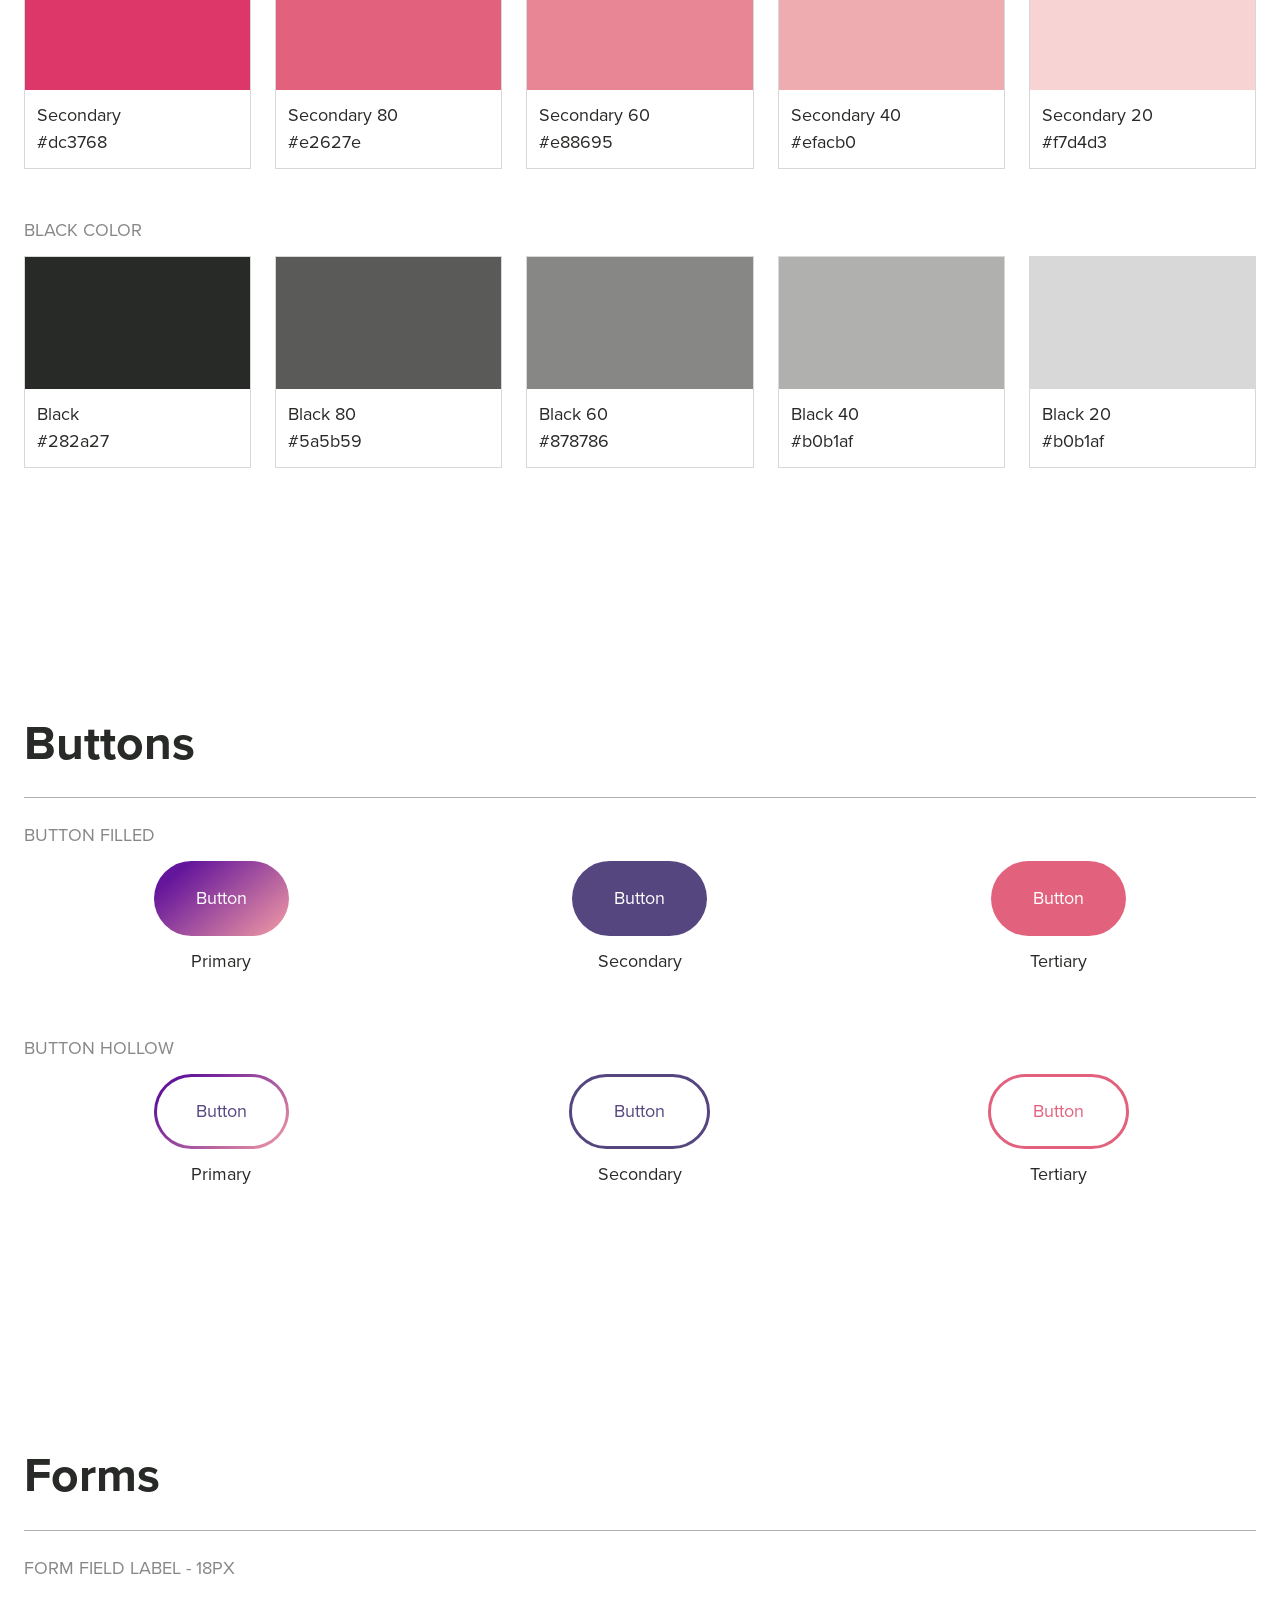
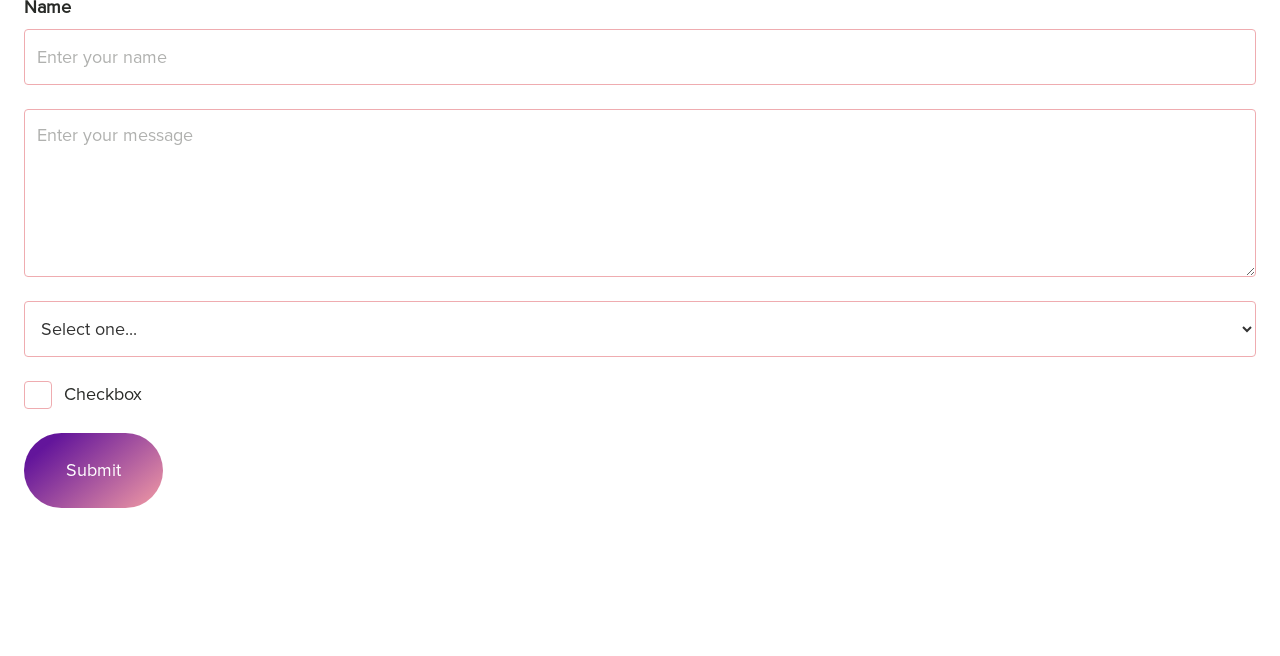
<file: style-guide.html>
<!DOCTYPE html><!--  This site was created in Webflow. http://www.webflow.com  -->
<!--  Last Published: Fri Mar 11 2022 05:13:13 GMT+0000 (Coordinated Universal Time)  -->
<html data-wf-page="6218888f11f9d17674389a30" data-wf-site="6218888f11f9d1726b389a2b">
<head>
  <meta charset="utf-8">
  <title>Style Guide | Fuji Money</title>
  <meta content="Style guide for the Fuji Money website." name="description">
  <meta content="Style Guide | Fuji Money" property="og:title">
  <meta content="Style guide for the Fuji Money website." property="og:description">
  <meta content="Style Guide | Fuji Money" property="twitter:title">
  <meta content="Style guide for the Fuji Money website." property="twitter:description">
  <meta property="og:type" content="website">
  <meta content="summary_large_image" name="twitter:card">
  <meta content="width=device-width, initial-scale=1" name="viewport">
  <meta content="Webflow" name="generator">
  <link href="css/normalize.css" rel="stylesheet" type="text/css">
  <link href="css/webflow.css" rel="stylesheet" type="text/css">
  <link href="css/fuji-bitcoin-finance.webflow.css" rel="stylesheet" type="text/css">
  <!-- [if lt IE 9]><script src="https://cdnjs.cloudflare.com/ajax/libs/html5shiv/3.7.3/html5shiv.min.js" type="text/javascript"></script><![endif] -->
  <script type="text/javascript">!function(o,c){var n=c.documentElement,t=" w-mod-";n.className+=t+"js",("ontouchstart"in o||o.DocumentTouch&&c instanceof DocumentTouch)&&(n.className+=t+"touch")}(window,document);</script>
  <link href="images/favicon.png" rel="shortcut icon" type="image/x-icon">
  <link href="images/webclip.png" rel="apple-touch-icon">
</head>
<body>
  <div class="section wf-section">
    <div class="container w-container">
      <div class="row">
        <div class="column">
          <h1>Style guide</h1>
        </div>
      </div>
    </div>
  </div>
  <div class="section wf-section">
    <div class="container w-container">
      <div class="row">
        <div class="column style-guide-block">
          <div class="style-guide-title-block">
            <h3>Typography</h3>
          </div>
          <div class="style-guide-content-block">
            <div class="style-guide-typography-wrapper">
              <p class="style-guide-overline">HEADING 1 - 96PX</p>
              <h1>Heading 1</h1>
            </div>
            <div class="style-guide-typography-wrapper">
              <p class="style-guide-overline">HEADING 2 - 60PX</p>
              <h2>Heading 2</h2>
            </div>
            <div class="style-guide-typography-wrapper">
              <p class="style-guide-overline">HEADING 3 - 48PX</p>
              <h3>Heading 3</h3>
            </div>
            <div class="style-guide-typography-wrapper">
              <p class="style-guide-overline">HEADING 4 - 34PX</p>
              <h4>Heading 4</h4>
            </div>
            <div class="style-guide-typography-wrapper">
              <p class="style-guide-overline">HEADING 5 - 24PX</p>
              <h5>Heading 5</h5>
            </div>
            <div class="style-guide-typography-wrapper">
              <p class="style-guide-overline">HEADING 6 - 20PX</p>
              <h6>Heading 6</h6>
            </div>
            <div class="style-guide-typography-wrapper">
              <p class="style-guide-overline">Paragraph small - 16px</p>
              <p class="paragraph-small">Lorem ipsum dolor sit amet, consectetur adipiscing elit. Suspendisse varius enim in eros elementum tristique. Duis cursus, mi quis viverra ornare, eros dolor interdum nulla, ut commodo diam libero vitae erat. Aenean faucibus nibh et justo cursus id rutrum lorem imperdiet. Nunc ut sem vitae risus tristique posuere.</p>
            </div>
            <div class="style-guide-typography-wrapper">
              <p class="style-guide-overline">Paragraph normal - 18px</p>
              <p>Lorem ipsum dolor sit amet, consectetur adipiscing elit. Suspendisse varius enim in eros elementum tristique. Duis cursus, mi quis viverra ornare, eros dolor interdum nulla, ut commodo diam libero vitae erat. Aenean faucibus nibh et justo cursus id rutrum lorem imperdiet. Nunc ut sem vitae risus tristique posuere.</p>
            </div>
            <div class="style-guide-typography-wrapper">
              <p class="style-guide-overline">Paragraph large - 20px</p>
              <p class="paragraph-large">Lorem ipsum dolor sit amet, consectetur adipiscing elit. Suspendisse varius enim in eros elementum tristique. Duis cursus, mi quis viverra ornare, eros dolor interdum nulla, ut commodo diam libero vitae erat. Aenean faucibus nibh et justo cursus id rutrum lorem imperdiet. Nunc ut sem vitae risus tristique posuere.</p>
            </div>
            <div class="style-guide-typography-wrapper">
              <p class="style-guide-overline">Text link</p>
              <a href="#">Hyperlink</a>
            </div>
            <div class="style-guide-typography-wrapper">
              <p class="style-guide-overline">Blockquote - 20px</p>
              <blockquote class="block-quote">Lorem ipsum dolor sit amet, consectetur adipiscing elit. Suspendisse varius enim in eros elementum tristique. Duis cursus, mi quis viverra ornare, eros dolor interdum nulla, ut commodo diam libero vitae erat.</blockquote>
            </div>
            <div class="style-guide-typography-wrapper">
              <p class="style-guide-overline">Numbered list</p>
              <ol role="list">
                <li>List item one</li>
                <li>List item two</li>
                <li>List item three</li>
              </ol>
            </div>
            <div class="style-guide-typography-wrapper">
              <p class="style-guide-overline">Bullet list</p>
              <ul role="list">
                <li>List item one</li>
                <li>List item two</li>
                <li>List item three</li>
              </ul>
            </div>
          </div>
        </div>
      </div>
    </div>
  </div>
  <div class="section wf-section">
    <div class="container w-container">
      <div class="row">
        <div class="column style-guide-block">
          <div class="style-guide-title-block">
            <h3>Colors</h3>
          </div>
          <div class="style-guide-content-block">
            <div class="style-guide-color-wrapper">
              <p class="style-guide-overline">Primary color</p>
              <div class="style-guide-color-grid">
                <div id="w-node-_4e74681b-1883-ba6d-2475-263fbcf4be38-74389a30" class="style-guide-color-item">
                  <div class="bg-primary color-tile"></div>
                  <div class="style-guide-color-item-info">
                    <div>Primary</div>
                    <div>#372b6b</div>
                  </div>
                </div>
                <div id="w-node-_98956186-86e6-d444-753b-920399fdddff-74389a30" class="style-guide-color-item">
                  <div class="bg-primary-80 color-tile"></div>
                  <div class="style-guide-color-item-info">
                    <div>Primary 80</div>
                    <div>#564680</div>
                  </div>
                </div>
                <div id="w-node-_4c9ce26f-654d-b6d7-3631-d57a2776f569-74389a30" class="style-guide-color-item">
                  <div class="bg-primary-60 color-tile"></div>
                  <div class="style-guide-color-item-info">
                    <div>Primary 60</div>
                    <div>#766796</div>
                  </div>
                </div>
                <div id="w-node-ba4e60be-9373-f5be-f182-9ba0013c35e6-74389a30" class="style-guide-color-item">
                  <div class="bg-primary-40 color-tile"></div>
                  <div class="style-guide-color-item-info">
                    <div>Primary 40</div>
                    <div>#988db1</div>
                  </div>
                </div>
                <div id="w-node-acb07d15-d089-54f2-2844-914096937a86-74389a30" class="style-guide-color-item">
                  <div class="bg-primary-20 color-tile"></div>
                  <div class="style-guide-color-item-info">
                    <div>Primary 20</div>
                    <div>#c4bed0</div>
                  </div>
                </div>
              </div>
            </div>
            <div class="style-guide-color-wrapper">
              <p class="style-guide-overline">Secondary color</p>
              <div class="style-guide-color-grid">
                <div id="w-node-_03546b80-ca53-41e1-faf8-8a33b5299b8d-74389a30" class="style-guide-color-item">
                  <div class="bg-secondary color-tile"></div>
                  <div class="style-guide-color-item-info">
                    <div>Secondary</div>
                    <div>#dc3768</div>
                  </div>
                </div>
                <div id="w-node-_03546b80-ca53-41e1-faf8-8a33b5299b94-74389a30" class="style-guide-color-item">
                  <div class="bg-secondary-80 color-tile"></div>
                  <div class="style-guide-color-item-info">
                    <div>Secondary 80</div>
                    <div>#e2627e</div>
                  </div>
                </div>
                <div id="w-node-_03546b80-ca53-41e1-faf8-8a33b5299b9b-74389a30" class="style-guide-color-item">
                  <div class="bg-secondary-60 color-tile"></div>
                  <div class="style-guide-color-item-info">
                    <div>Secondary 60</div>
                    <div>#e88695</div>
                  </div>
                </div>
                <div id="w-node-_03546b80-ca53-41e1-faf8-8a33b5299ba2-74389a30" class="style-guide-color-item">
                  <div class="bg-secondary-40 color-tile"></div>
                  <div class="style-guide-color-item-info">
                    <div>Secondary 40</div>
                    <div>#efacb0</div>
                  </div>
                </div>
                <div id="w-node-_03546b80-ca53-41e1-faf8-8a33b5299ba9-74389a30" class="style-guide-color-item">
                  <div class="bg-secondary-20 color-tile"></div>
                  <div class="style-guide-color-item-info">
                    <div>Secondary 20</div>
                    <div>#f7d4d3</div>
                  </div>
                </div>
              </div>
            </div>
            <div class="style-guide-color-wrapper">
              <p class="style-guide-overline">Black color</p>
              <div class="style-guide-color-grid">
                <div id="w-node-bb4a4535-2e80-a752-6a0b-c8420d476576-74389a30" class="style-guide-color-item">
                  <div class="bg-black color-tile"></div>
                  <div class="style-guide-color-item-info">
                    <div>Black</div>
                    <div>#282a27</div>
                  </div>
                </div>
                <div id="w-node-bb4a4535-2e80-a752-6a0b-c8420d47657d-74389a30" class="style-guide-color-item">
                  <div class="bg-black-80 color-tile"></div>
                  <div class="style-guide-color-item-info">
                    <div>Black 80</div>
                    <div>#5a5b59</div>
                  </div>
                </div>
                <div id="w-node-bb4a4535-2e80-a752-6a0b-c8420d476584-74389a30" class="style-guide-color-item">
                  <div class="bg-black-60 color-tile"></div>
                  <div class="style-guide-color-item-info">
                    <div>Black 60</div>
                    <div>#878786</div>
                  </div>
                </div>
                <div id="w-node-bb4a4535-2e80-a752-6a0b-c8420d47658b-74389a30" class="style-guide-color-item">
                  <div class="bg-black-40 color-tile"></div>
                  <div class="style-guide-color-item-info">
                    <div>Black 40</div>
                    <div>#b0b1af</div>
                  </div>
                </div>
                <div id="w-node-bb4a4535-2e80-a752-6a0b-c8420d476592-74389a30" class="style-guide-color-item">
                  <div class="bg-black-20 color-tile"></div>
                  <div class="style-guide-color-item-info">
                    <div>Black 20</div>
                    <div>#b0b1af</div>
                  </div>
                </div>
              </div>
            </div>
          </div>
        </div>
      </div>
    </div>
  </div>
  <div class="section wf-section">
    <div class="container w-container">
      <div class="row">
        <div class="column style-guide-block">
          <div class="style-guide-title-block">
            <h3>Buttons</h3>
          </div>
          <div class="style-guide-content-block">
            <div class="style-guide-button-wrapper">
              <p class="style-guide-overline">Button filled</p>
              <div class="style-guide-button-grid">
                <div id="w-node-_7b28c68e-9d9b-981e-f245-50d06b5c21a5-74389a30" class="style-guide-button-item">
                  <a href="#" class="button-primary w-button">Button</a>
                  <div class="style-guide-button-item-info">
                    <div>Primary</div>
                  </div>
                </div>
                <div id="w-node-_8a605653-fc3d-8068-0885-6e88826c624e-74389a30" class="style-guide-button-item">
                  <a href="#" class="button-secondary w-button">Button</a>
                  <div class="style-guide-button-item-info">
                    <div>Secondary</div>
                  </div>
                </div>
                <div id="w-node-_091217f1-8264-35b4-2fd8-92d9ad5bf6b0-74389a30" class="style-guide-button-item">
                  <a href="#" class="button-tertiary w-button">Button</a>
                  <div class="style-guide-button-item-info">
                    <div>Tertiary</div>
                  </div>
                </div>
              </div>
            </div>
            <div class="style-guide-button-wrapper">
              <p class="style-guide-overline">Button hollow</p>
              <div class="style-guide-button-grid">
                <div id="w-node-cdb6e964-3732-2c7c-2528-74ec7d672a9a-74389a30" class="style-guide-button-item">
                  <a href="#" class="button-hollow-primary w-inline-block">
                    <div class="button-hollow-primary-text">Button</div>
                  </a>
                  <div class="style-guide-button-item-info">
                    <div>Primary</div>
                  </div>
                </div>
                <div id="w-node-_64df3f6a-5f45-8c23-e567-4d54fd8cc8b3-74389a30" class="style-guide-button-item">
                  <a href="#" class="button-hollow-secondary w-button">Button</a>
                  <div class="style-guide-button-item-info">
                    <div>Secondary</div>
                  </div>
                </div>
                <div id="w-node-f154b874-de9a-5795-deff-ceac11a4d28c-74389a30" class="style-guide-button-item">
                  <a href="#" class="button-hollow-tertiary w-button">Button</a>
                  <div class="style-guide-button-item-info">
                    <div>Tertiary</div>
                  </div>
                </div>
              </div>
            </div>
          </div>
        </div>
      </div>
    </div>
  </div>
  <div class="section wf-section">
    <div class="container w-container">
      <div class="row">
        <div class="column style-guide-block">
          <div class="style-guide-title-block">
            <h3>Forms</h3>
          </div>
          <div class="style-guide-content-block">
            <div class="style-guide-form-wrapper">
              <div class="w-form">
                <form id="email-form" name="email-form" data-name="Email Form" method="get">
                  <p class="style-guide-overline">FORM FIELD LABEL - 18PX</p><label for="name">Name</label><input type="text" class="text-field w-input" maxlength="256" name="name" data-name="Name" placeholder="Enter your name" id="name"><textarea placeholder="Enter your message" maxlength="5000" id="field" name="field" data-name="field" class="textarea w-input"></textarea><select id="field-2" name="field-2" data-name="Field 2" class="select-field w-select">
                    <option value="">Select one...</option>
                    <option value="First">First choice</option>
                    <option value="Second">Second choice</option>
                    <option value="Third">Third choice</option>
                  </select><label class="w-checkbox checkbox-field">
                    <div class="w-checkbox-input w-checkbox-input--inputType-custom checkbox"></div><input type="checkbox" id="checkbox" name="checkbox" data-name="Checkbox" style="opacity:0;position:absolute;z-index:-1"><span class="w-form-label" for="checkbox">Checkbox</span>
                  </label><input type="submit" value="Submit" data-wait="Please wait..." class="button-primary w-button">
                </form>
                <div class="w-form-done">
                  <div>Thank you! Your submission has been received!</div>
                </div>
                <div class="w-form-fail">
                  <div>Oops! Something went wrong while submitting the form.</div>
                </div>
              </div>
            </div>
          </div>
        </div>
      </div>
    </div>
  </div>
  <script src="https://d3e54v103j8qbb.cloudfront.net/js/jquery-3.5.1.min.dc5e7f18c8.js?site=6218888f11f9d1726b389a2b" type="text/javascript" integrity="sha256-9/aliU8dGd2tb6OSsuzixeV4y/faTqgFtohetphbbj0=" crossorigin="anonymous"></script>
  <script src="js/webflow.js" type="text/javascript"></script>
  <!-- [if lte IE 9]><script src="https://cdnjs.cloudflare.com/ajax/libs/placeholders/3.0.2/placeholders.min.js"></script><![endif] -->
</body>
</html>
</file>
<file: css/webflow.css>
@font-face {
  font-family: 'webflow-icons';
  src: url("[data-uri]") format('truetype');
  font-weight: normal;
  font-style: normal;
}
[class^="w-icon-"],
[class*=" w-icon-"] {
  /* use !important to prevent issues with browser extensions that change fonts */
  font-family: 'webflow-icons' !important;
  speak: none;
  font-style: normal;
  font-weight: normal;
  font-variant: normal;
  text-transform: none;
  line-height: 1;
  /* Better Font Rendering =========== */
  -webkit-font-smoothing: antialiased;
  -moz-osx-font-smoothing: grayscale;
}
.w-icon-slider-right:before {
  content: "\e600";
}
.w-icon-slider-left:before {
  content: "\e601";
}
.w-icon-nav-menu:before {
  content: "\e602";
}
.w-icon-arrow-down:before,
.w-icon-dropdown-toggle:before {
  content: "\e603";
}
.w-icon-file-upload-remove:before {
  content: "\e900";
}
.w-icon-file-upload-icon:before {
  content: "\e903";
}
* {
  -webkit-box-sizing: border-box;
  -moz-box-sizing: border-box;
  box-sizing: border-box;
}
html {
  height: 100%;
}
body {
  margin: 0;
  min-height: 100%;
  background-color: #fff;
  font-family: Arial, sans-serif;
  font-size: 14px;
  line-height: 20px;
  color: #333;
}
img {
  max-width: 100%;
  vertical-align: middle;
  display: inline-block;
}
html.w-mod-touch * {
  background-attachment: scroll !important;
}
.w-block {
  display: block;
}
.w-inline-block {
  max-width: 100%;
  display: inline-block;
}
.w-clearfix:before,
.w-clearfix:after {
  content: " ";
  display: table;
  grid-column-start: 1;
  grid-row-start: 1;
  grid-column-end: 2;
  grid-row-end: 2;
}
.w-clearfix:after {
  clear: both;
}
.w-hidden {
  display: none;
}
.w-button {
  display: inline-block;
  padding: 9px 15px;
  background-color: #3898EC;
  color: white;
  border: 0;
  line-height: inherit;
  text-decoration: none;
  cursor: pointer;
  border-radius: 0;
}
input.w-button {
  -webkit-appearance: button;
}
html[data-w-dynpage] [data-w-cloak] {
  color: transparent !important;
}
.w-webflow-badge,
.w-webflow-badge * {
  position: static;
  left: auto;
  top: auto;
  right: auto;
  bottom: auto;
  z-index: auto;
  display: block;
  visibility: visible;
  overflow: visible;
  overflow-x: visible;
  overflow-y: visible;
  box-sizing: border-box;
  width: auto;
  height: auto;
  max-height: none;
  max-width: none;
  min-height: 0;
  min-width: 0;
  margin: 0;
  padding: 0;
  float: none;
  clear: none;
  border: 0 none transparent;
  border-radius: 0;
  background: none;
  background-image: none;
  background-position: 0% 0%;
  background-size: auto auto;
  background-repeat: repeat;
  background-origin: padding-box;
  background-clip: border-box;
  background-attachment: scroll;
  background-color: transparent;
  box-shadow: none;
  opacity: 1.0;
  transform: none;
  transition: none;
  direction: ltr;
  font-family: inherit;
  font-weight: inherit;
  color: inherit;
  font-size: inherit;
  line-height: inherit;
  font-style: inherit;
  font-variant: inherit;
  text-align: inherit;
  letter-spacing: inherit;
  text-decoration: inherit;
  text-indent: 0;
  text-transform: inherit;
  list-style-type: disc;
  text-shadow: none;
  font-smoothing: auto;
  vertical-align: baseline;
  cursor: inherit;
  white-space: inherit;
  word-break: normal;
  word-spacing: normal;
  word-wrap: normal;
}
.w-webflow-badge {
  position: fixed !important;
  display: inline-block !important;
  visibility: visible !important;
  opacity: 1 !important;
  z-index: 2147483647 !important;
  top: auto !important;
  right: 12px !important;
  bottom: 12px !important;
  left: auto !important;
  color: #AAADB0 !important;
  background-color: #fff !important;
  border-radius: 3px !important;
  padding: 6px 8px 6px 6px !important;
  font-size: 12px !important;
  opacity: 1.0 !important;
  line-height: 14px !important;
  text-decoration: none !important;
  transform: none !important;
  margin: 0 !important;
  width: auto !important;
  height: auto !important;
  overflow: visible !important;
  white-space: nowrap;
  box-shadow: 0 0 0 1px rgba(0, 0, 0, 0.1), 0px 1px 3px rgba(0, 0, 0, 0.1);
  cursor: pointer;
}
.w-webflow-badge > img {
  display: inline-block !important;
  visibility: visible !important;
  opacity: 1 !important;
  vertical-align: middle !important;
}
h1,
h2,
h3,
h4,
h5,
h6 {
  font-weight: bold;
  margin-bottom: 10px;
}
h1 {
  font-size: 38px;
  line-height: 44px;
  margin-top: 20px;
}
h2 {
  font-size: 32px;
  line-height: 36px;
  margin-top: 20px;
}
h3 {
  font-size: 24px;
  line-height: 30px;
  margin-top: 20px;
}
h4 {
  font-size: 18px;
  line-height: 24px;
  margin-top: 10px;
}
h5 {
  font-size: 14px;
  line-height: 20px;
  margin-top: 10px;
}
h6 {
  font-size: 12px;
  line-height: 18px;
  margin-top: 10px;
}
p {
  margin-top: 0;
  margin-bottom: 10px;
}
blockquote {
  margin: 0 0 10px 0;
  padding: 10px 20px;
  border-left: 5px solid #E2E2E2;
  font-size: 18px;
  line-height: 22px;
}
figure {
  margin: 0;
  margin-bottom: 10px;
}
figcaption {
  margin-top: 5px;
  text-align: center;
}
ul,
ol {
  margin-top: 0px;
  margin-bottom: 10px;
  padding-left: 40px;
}
.w-list-unstyled {
  padding-left: 0;
  list-style: none;
}
.w-embed:before,
.w-embed:after {
  content: " ";
  display: table;
  grid-column-start: 1;
  grid-row-start: 1;
  grid-column-end: 2;
  grid-row-end: 2;
}
.w-embed:after {
  clear: both;
}
.w-video {
  width: 100%;
  position: relative;
  padding: 0;
}
.w-video iframe,
.w-video object,
.w-video embed {
  position: absolute;
  top: 0;
  left: 0;
  width: 100%;
  height: 100%;
  border: none;
}
fieldset {
  padding: 0;
  margin: 0;
  border: 0;
}
button,
html input[type='button'],
input[type='reset'] {
  border: 0;
  cursor: pointer;
  -webkit-appearance: button;
}
.w-form {
  margin: 0 0 15px;
}
.w-form-done {
  display: none;
  padding: 20px;
  text-align: center;
  background-color: #dddddd;
}
.w-form-fail {
  display: none;
  margin-top: 10px;
  padding: 10px;
  background-color: #ffdede;
}
label {
  display: block;
  margin-bottom: 5px;
  font-weight: bold;
}
.w-input,
.w-select {
  display: block;
  width: 100%;
  height: 38px;
  padding: 8px 12px;
  margin-bottom: 10px;
  font-size: 14px;
  line-height: 1.428571429;
  color: #333333;
  vertical-align: middle;
  background-color: #ffffff;
  border: 1px solid #cccccc;
}
.w-input:-moz-placeholder,
.w-select:-moz-placeholder {
  color: #999;
}
.w-input::-moz-placeholder,
.w-select::-moz-placeholder {
  color: #999;
  opacity: 1;
}
.w-input:-ms-input-placeholder,
.w-select:-ms-input-placeholder {
  color: #999;
}
.w-input::-webkit-input-placeholder,
.w-select::-webkit-input-placeholder {
  color: #999;
}
.w-input:focus,
.w-select:focus {
  border-color: #3898EC;
  outline: 0;
}
.w-input[disabled],
.w-select[disabled],
.w-input[readonly],
.w-select[readonly],
fieldset[disabled] .w-input,
fieldset[disabled] .w-select {
  cursor: not-allowed;
  background-color: #eeeeee;
}
textarea.w-input,
textarea.w-select {
  height: auto;
}
.w-select {
  background-color: #f3f3f3;
}
.w-select[multiple] {
  height: auto;
}
.w-form-label {
  display: inline-block;
  cursor: pointer;
  font-weight: normal;
  margin-bottom: 0px;
}
.w-radio {
  display: block;
  margin-bottom: 5px;
  padding-left: 20px;
}
.w-radio:before,
.w-radio:after {
  content: " ";
  display: table;
  grid-column-start: 1;
  grid-row-start: 1;
  grid-column-end: 2;
  grid-row-end: 2;
}
.w-radio:after {
  clear: both;
}
.w-radio-input {
  margin: 4px 0 0;
  margin-top: 1px \9;
  line-height: normal;
  float: left;
  margin-left: -20px;
}
.w-radio-input {
  margin-top: 3px;
}
.w-file-upload {
  display: block;
  margin-bottom: 10px;
}
.w-file-upload-input {
  width: 0.1px;
  height: 0.1px;
  opacity: 0;
  overflow: hidden;
  position: absolute;
  z-index: -100;
}
.w-file-upload-default,
.w-file-upload-uploading,
.w-file-upload-success {
  display: inline-block;
  color: #333333;
}
.w-file-upload-error {
  display: block;
  margin-top: 10px;
}
.w-file-upload-default.w-hidden,
.w-file-upload-uploading.w-hidden,
.w-file-upload-error.w-hidden,
.w-file-upload-success.w-hidden {
  display: none;
}
.w-file-upload-uploading-btn {
  display: flex;
  font-size: 14px;
  font-weight: normal;
  cursor: pointer;
  margin: 0;
  padding: 8px 12px;
  border: 1px solid #cccccc;
  background-color: #fafafa;
}
.w-file-upload-file {
  display: flex;
  flex-grow: 1;
  justify-content: space-between;
  margin: 0;
  padding: 8px 9px 8px 11px;
  border: 1px solid #cccccc;
  background-color: #fafafa;
}
.w-file-upload-file-name {
  font-size: 14px;
  font-weight: normal;
  display: block;
}
.w-file-remove-link {
  margin-top: 3px;
  margin-left: 10px;
  width: auto;
  height: auto;
  padding: 3px;
  display: block;
  cursor: pointer;
}
.w-icon-file-upload-remove {
  margin: auto;
  font-size: 10px;
}
.w-file-upload-error-msg {
  display: inline-block;
  color: #ea384c;
  padding: 2px 0;
}
.w-file-upload-info {
  display: inline-block;
  line-height: 38px;
  padding: 0 12px;
}
.w-file-upload-label {
  display: inline-block;
  font-size: 14px;
  font-weight: normal;
  cursor: pointer;
  margin: 0;
  padding: 8px 12px;
  border: 1px solid #cccccc;
  background-color: #fafafa;
}
.w-icon-file-upload-icon,
.w-icon-file-upload-uploading {
  display: inline-block;
  margin-right: 8px;
  width: 20px;
}
.w-icon-file-upload-uploading {
  height: 20px;
}
.w-container {
  margin-left: auto;
  margin-right: auto;
  max-width: 940px;
}
.w-container:before,
.w-container:after {
  content: " ";
  display: table;
  grid-column-start: 1;
  grid-row-start: 1;
  grid-column-end: 2;
  grid-row-end: 2;
}
.w-container:after {
  clear: both;
}
.w-container .w-row {
  margin-left: -10px;
  margin-right: -10px;
}
.w-row:before,
.w-row:after {
  content: " ";
  display: table;
  grid-column-start: 1;
  grid-row-start: 1;
  grid-column-end: 2;
  grid-row-end: 2;
}
.w-row:after {
  clear: both;
}
.w-row .w-row {
  margin-left: 0;
  margin-right: 0;
}
.w-col {
  position: relative;
  float: left;
  width: 100%;
  min-height: 1px;
  padding-left: 10px;
  padding-right: 10px;
}
.w-col .w-col {
  padding-left: 0;
  padding-right: 0;
}
.w-col-1 {
  width: 8.33333333%;
}
.w-col-2 {
  width: 16.66666667%;
}
.w-col-3 {
  width: 25%;
}
.w-col-4 {
  width: 33.33333333%;
}
.w-col-5 {
  width: 41.66666667%;
}
.w-col-6 {
  width: 50%;
}
.w-col-7 {
  width: 58.33333333%;
}
.w-col-8 {
  width: 66.66666667%;
}
.w-col-9 {
  width: 75%;
}
.w-col-10 {
  width: 83.33333333%;
}
.w-col-11 {
  width: 91.66666667%;
}
.w-col-12 {
  width: 100%;
}
.w-hidden-main {
  display: none !important;
}
@media screen and (max-width: 991px) {
  .w-container {
    max-width: 728px;
  }
  .w-hidden-main {
    display: inherit !important;
  }
  .w-hidden-medium {
    display: none !important;
  }
  .w-col-medium-1 {
    width: 8.33333333%;
  }
  .w-col-medium-2 {
    width: 16.66666667%;
  }
  .w-col-medium-3 {
    width: 25%;
  }
  .w-col-medium-4 {
    width: 33.33333333%;
  }
  .w-col-medium-5 {
    width: 41.66666667%;
  }
  .w-col-medium-6 {
    width: 50%;
  }
  .w-col-medium-7 {
    width: 58.33333333%;
  }
  .w-col-medium-8 {
    width: 66.66666667%;
  }
  .w-col-medium-9 {
    width: 75%;
  }
  .w-col-medium-10 {
    width: 83.33333333%;
  }
  .w-col-medium-11 {
    width: 91.66666667%;
  }
  .w-col-medium-12 {
    width: 100%;
  }
  .w-col-stack {
    width: 100%;
    left: auto;
    right: auto;
  }
}
@media screen and (max-width: 767px) {
  .w-hidden-main {
    display: inherit !important;
  }
  .w-hidden-medium {
    display: inherit !important;
  }
  .w-hidden-small {
    display: none !important;
  }
  .w-row,
  .w-container .w-row {
    margin-left: 0;
    margin-right: 0;
  }
  .w-col {
    width: 100%;
    left: auto;
    right: auto;
  }
  .w-col-small-1 {
    width: 8.33333333%;
  }
  .w-col-small-2 {
    width: 16.66666667%;
  }
  .w-col-small-3 {
    width: 25%;
  }
  .w-col-small-4 {
    width: 33.33333333%;
  }
  .w-col-small-5 {
    width: 41.66666667%;
  }
  .w-col-small-6 {
    width: 50%;
  }
  .w-col-small-7 {
    width: 58.33333333%;
  }
  .w-col-small-8 {
    width: 66.66666667%;
  }
  .w-col-small-9 {
    width: 75%;
  }
  .w-col-small-10 {
    width: 83.33333333%;
  }
  .w-col-small-11 {
    width: 91.66666667%;
  }
  .w-col-small-12 {
    width: 100%;
  }
}
@media screen and (max-width: 479px) {
  .w-container {
    max-width: none;
  }
  .w-hidden-main {
    display: inherit !important;
  }
  .w-hidden-medium {
    display: inherit !important;
  }
  .w-hidden-small {
    display: inherit !important;
  }
  .w-hidden-tiny {
    display: none !important;
  }
  .w-col {
    width: 100%;
  }
  .w-col-tiny-1 {
    width: 8.33333333%;
  }
  .w-col-tiny-2 {
    width: 16.66666667%;
  }
  .w-col-tiny-3 {
    width: 25%;
  }
  .w-col-tiny-4 {
    width: 33.33333333%;
  }
  .w-col-tiny-5 {
    width: 41.66666667%;
  }
  .w-col-tiny-6 {
    width: 50%;
  }
  .w-col-tiny-7 {
    width: 58.33333333%;
  }
  .w-col-tiny-8 {
    width: 66.66666667%;
  }
  .w-col-tiny-9 {
    width: 75%;
  }
  .w-col-tiny-10 {
    width: 83.33333333%;
  }
  .w-col-tiny-11 {
    width: 91.66666667%;
  }
  .w-col-tiny-12 {
    width: 100%;
  }
}
.w-widget {
  position: relative;
}
.w-widget-map {
  width: 100%;
  height: 400px;
}
.w-widget-map label {
  width: auto;
  display: inline;
}
.w-widget-map img {
  max-width: inherit;
}
.w-widget-map .gm-style-iw {
  text-align: center;
}
.w-widget-map .gm-style-iw > button {
  display: none !important;
}
.w-widget-twitter {
  overflow: hidden;
}
.w-widget-twitter-count-shim {
  display: inline-block;
  vertical-align: top;
  position: relative;
  width: 28px;
  height: 20px;
  text-align: center;
  background: white;
  border: #758696 solid 1px;
  border-radius: 3px;
}
.w-widget-twitter-count-shim * {
  pointer-events: none;
  -webkit-user-select: none;
  -moz-user-select: none;
  -ms-user-select: none;
  user-select: none;
}
.w-widget-twitter-count-shim .w-widget-twitter-count-inner {
  position: relative;
  font-size: 15px;
  line-height: 12px;
  text-align: center;
  color: #999;
  font-family: serif;
}
.w-widget-twitter-count-shim .w-widget-twitter-count-clear {
  position: relative;
  display: block;
}
.w-widget-twitter-count-shim.w--large {
  width: 36px;
  height: 28px;
}
.w-widget-twitter-count-shim.w--large .w-widget-twitter-count-inner {
  font-size: 18px;
  line-height: 18px;
}
.w-widget-twitter-count-shim:not(.w--vertical) {
  margin-left: 5px;
  margin-right: 8px;
}
.w-widget-twitter-count-shim:not(.w--vertical).w--large {
  margin-left: 6px;
}
.w-widget-twitter-count-shim:not(.w--vertical):before,
.w-widget-twitter-count-shim:not(.w--vertical):after {
  top: 50%;
  left: 0;
  border: solid transparent;
  content: " ";
  height: 0;
  width: 0;
  position: absolute;
  pointer-events: none;
}
.w-widget-twitter-count-shim:not(.w--vertical):before {
  border-color: rgba(117, 134, 150, 0);
  border-right-color: #5d6c7b;
  border-width: 4px;
  margin-left: -9px;
  margin-top: -4px;
}
.w-widget-twitter-count-shim:not(.w--vertical).w--large:before {
  border-width: 5px;
  margin-left: -10px;
  margin-top: -5px;
}
.w-widget-twitter-count-shim:not(.w--vertical):after {
  border-color: rgba(255, 255, 255, 0);
  border-right-color: white;
  border-width: 4px;
  margin-left: -8px;
  margin-top: -4px;
}
.w-widget-twitter-count-shim:not(.w--vertical).w--large:after {
  border-width: 5px;
  margin-left: -9px;
  margin-top: -5px;
}
.w-widget-twitter-count-shim.w--vertical {
  width: 61px;
  height: 33px;
  margin-bottom: 8px;
}
.w-widget-twitter-count-shim.w--vertical:before,
.w-widget-twitter-count-shim.w--vertical:after {
  top: 100%;
  left: 50%;
  border: solid transparent;
  content: " ";
  height: 0;
  width: 0;
  position: absolute;
  pointer-events: none;
}
.w-widget-twitter-count-shim.w--vertical:before {
  border-color: rgba(117, 134, 150, 0);
  border-top-color: #5d6c7b;
  border-width: 5px;
  margin-left: -5px;
}
.w-widget-twitter-count-shim.w--vertical:after {
  border-color: rgba(255, 255, 255, 0);
  border-top-color: white;
  border-width: 4px;
  margin-left: -4px;
}
.w-widget-twitter-count-shim.w--vertical .w-widget-twitter-count-inner {
  font-size: 18px;
  line-height: 22px;
}
.w-widget-twitter-count-shim.w--vertical.w--large {
  width: 76px;
}
.w-background-video {
  position: relative;
  overflow: hidden;
  height: 500px;
  color: white;
}
.w-background-video > video {
  background-size: cover;
  background-position: 50% 50%;
  position: absolute;
  margin: auto;
  width: 100%;
  height: 100%;
  right: -100%;
  bottom: -100%;
  top: -100%;
  left: -100%;
  object-fit: cover;
  z-index: -100;
}
.w-background-video > video::-webkit-media-controls-start-playback-button {
  display: none !important;
  -webkit-appearance: none;
}
.w-slider {
  position: relative;
  height: 300px;
  text-align: center;
  background: #dddddd;
  clear: both;
  -webkit-tap-highlight-color: rgba(0, 0, 0, 0);
  tap-highlight-color: rgba(0, 0, 0, 0);
}
.w-slider-mask {
  position: relative;
  display: block;
  overflow: hidden;
  z-index: 1;
  left: 0;
  right: 0;
  height: 100%;
  white-space: nowrap;
}
.w-slide {
  position: relative;
  display: inline-block;
  vertical-align: top;
  width: 100%;
  height: 100%;
  white-space: normal;
  text-align: left;
}
.w-slider-nav {
  position: absolute;
  z-index: 2;
  top: auto;
  right: 0;
  bottom: 0;
  left: 0;
  margin: auto;
  padding-top: 10px;
  height: 40px;
  text-align: center;
  -webkit-tap-highlight-color: rgba(0, 0, 0, 0);
  tap-highlight-color: rgba(0, 0, 0, 0);
}
.w-slider-nav.w-round > div {
  border-radius: 100%;
}
.w-slider-nav.w-num > div {
  width: auto;
  height: auto;
  padding: 0.2em 0.5em;
  font-size: inherit;
  line-height: inherit;
}
.w-slider-nav.w-shadow > div {
  box-shadow: 0 0 3px rgba(51, 51, 51, 0.4);
}
.w-slider-nav-invert {
  color: #fff;
}
.w-slider-nav-invert > div {
  background-color: rgba(34, 34, 34, 0.4);
}
.w-slider-nav-invert > div.w-active {
  background-color: #222;
}
.w-slider-dot {
  position: relative;
  display: inline-block;
  width: 1em;
  height: 1em;
  background-color: rgba(255, 255, 255, 0.4);
  cursor: pointer;
  margin: 0 3px 0.5em;
  transition: background-color 100ms, color 100ms;
}
.w-slider-dot.w-active {
  background-color: #fff;
}
.w-slider-dot:focus {
  outline: none;
  box-shadow: 0px 0px 0px 2px #fff;
}
.w-slider-dot:focus.w-active {
  box-shadow: none;
}
.w-slider-arrow-left,
.w-slider-arrow-right {
  position: absolute;
  width: 80px;
  top: 0;
  right: 0;
  bottom: 0;
  left: 0;
  margin: auto;
  cursor: pointer;
  overflow: hidden;
  color: white;
  font-size: 40px;
  -webkit-tap-highlight-color: rgba(0, 0, 0, 0);
  tap-highlight-color: rgba(0, 0, 0, 0);
  -webkit-user-select: none;
  -moz-user-select: none;
  -ms-user-select: none;
  user-select: none;
}
.w-slider-arrow-left [class^='w-icon-'],
.w-slider-arrow-right [class^='w-icon-'],
.w-slider-arrow-left [class*=' w-icon-'],
.w-slider-arrow-right [class*=' w-icon-'] {
  position: absolute;
}
.w-slider-arrow-left:focus,
.w-slider-arrow-right:focus {
  outline: 0;
}
.w-slider-arrow-left {
  z-index: 3;
  right: auto;
}
.w-slider-arrow-right {
  z-index: 4;
  left: auto;
}
.w-icon-slider-left,
.w-icon-slider-right {
  top: 0;
  right: 0;
  bottom: 0;
  left: 0;
  margin: auto;
  width: 1em;
  height: 1em;
}
.w-slider-aria-label {
  border: 0;
  clip: rect(0 0 0 0);
  height: 1px;
  margin: -1px;
  overflow: hidden;
  padding: 0;
  position: absolute;
  width: 1px;
}
.w-slider-force-show {
  display: block !important;
}
.w-dropdown {
  display: inline-block;
  position: relative;
  text-align: left;
  margin-left: auto;
  margin-right: auto;
  z-index: 900;
}
.w-dropdown-btn,
.w-dropdown-toggle,
.w-dropdown-link {
  position: relative;
  vertical-align: top;
  text-decoration: none;
  color: #222222;
  padding: 20px;
  text-align: left;
  margin-left: auto;
  margin-right: auto;
  white-space: nowrap;
}
.w-dropdown-toggle {
  -webkit-user-select: none;
  -moz-user-select: none;
  -ms-user-select: none;
  user-select: none;
  display: inline-block;
  cursor: pointer;
  padding-right: 40px;
}
.w-dropdown-toggle:focus {
  outline: 0;
}
.w-icon-dropdown-toggle {
  position: absolute;
  top: 0;
  right: 0;
  bottom: 0;
  margin: auto;
  margin-right: 20px;
  width: 1em;
  height: 1em;
}
.w-dropdown-list {
  position: absolute;
  background: #dddddd;
  display: none;
  min-width: 100%;
}
.w-dropdown-list.w--open {
  display: block;
}
.w-dropdown-link {
  padding: 10px 20px;
  display: block;
  color: #222222;
}
.w-dropdown-link.w--current {
  color: #0082f3;
}
.w-dropdown-link:focus {
  outline: 0;
}
@media screen and (max-width: 767px) {
  .w-nav-brand {
    padding-left: 10px;
  }
}
/**
 * ## Note
 * Safari (on both iOS and OS X) does not handle viewport units (vh, vw) well.
 * For example percentage units do not work on descendants of elements that
 * have any dimensions expressed in viewport units. It also doesn’t handle them at
 * all in `calc()`.
 */
/**
 * Wrapper around all lightbox elements
 *
 * 1. Since the lightbox can receive focus, IE also gives it an outline.
 * 2. Fixes flickering on Chrome when a transition is in progress
 *    underneath the lightbox.
 */
.w-lightbox-backdrop {
  color: #000;
  cursor: auto;
  font-family: serif;
  font-size: medium;
  font-style: normal;
  font-variant: normal;
  font-weight: normal;
  letter-spacing: normal;
  line-height: normal;
  list-style: disc;
  text-align: start;
  text-indent: 0;
  text-shadow: none;
  text-transform: none;
  visibility: visible;
  white-space: normal;
  word-break: normal;
  word-spacing: normal;
  word-wrap: normal;
  position: fixed;
  top: 0;
  right: 0;
  bottom: 0;
  left: 0;
  color: #fff;
  font-family: "Helvetica Neue", Helvetica, Ubuntu, "Segoe UI", Verdana, sans-serif;
  font-size: 17px;
  line-height: 1.2;
  font-weight: 300;
  text-align: center;
  background: rgba(0, 0, 0, 0.9);
  z-index: 2000;
  outline: 0;
  /* 1 */
  opacity: 0;
  -webkit-user-select: none;
  -moz-user-select: none;
  -ms-user-select: none;
  -webkit-tap-highlight-color: transparent;
  -webkit-transform: translate(0, 0);
  /* 2 */
}
/**
 * Neat trick to bind the rubberband effect to our canvas instead of the whole
 * document on iOS. It also prevents a bug that causes the document underneath to scroll.
 */
.w-lightbox-backdrop,
.w-lightbox-container {
  height: 100%;
  overflow: auto;
  -webkit-overflow-scrolling: touch;
}
.w-lightbox-content {
  position: relative;
  height: 100vh;
  overflow: hidden;
}
.w-lightbox-view {
  position: absolute;
  width: 100vw;
  height: 100vh;
  opacity: 0;
}
.w-lightbox-view:before {
  content: "";
  height: 100vh;
}
/* .w-lightbox-content */
.w-lightbox-group,
.w-lightbox-group .w-lightbox-view,
.w-lightbox-group .w-lightbox-view:before {
  height: 86vh;
}
.w-lightbox-frame,
.w-lightbox-view:before {
  display: inline-block;
  vertical-align: middle;
}
/*
 * 1. Remove default margin set by user-agent on the <figure> element.
 */
.w-lightbox-figure {
  position: relative;
  margin: 0;
  /* 1 */
}
.w-lightbox-group .w-lightbox-figure {
  cursor: pointer;
}
/**
 * IE adds image dimensions as width and height attributes on the IMG tag,
 * but we need both width and height to be set to auto to enable scaling.
 */
.w-lightbox-img {
  width: auto;
  height: auto;
  max-width: none;
}
/**
 * 1. Reset if style is set by user on "All Images"
 */
.w-lightbox-image {
  display: block;
  float: none;
  /* 1 */
  max-width: 100vw;
  max-height: 100vh;
}
.w-lightbox-group .w-lightbox-image {
  max-height: 86vh;
}
.w-lightbox-caption {
  position: absolute;
  right: 0;
  bottom: 0;
  left: 0;
  padding: .5em 1em;
  background: rgba(0, 0, 0, 0.4);
  text-align: left;
  text-overflow: ellipsis;
  white-space: nowrap;
  overflow: hidden;
}
.w-lightbox-embed {
  position: absolute;
  top: 0;
  right: 0;
  bottom: 0;
  left: 0;
  width: 100%;
  height: 100%;
}
.w-lightbox-control {
  position: absolute;
  top: 0;
  width: 4em;
  background-size: 24px;
  background-repeat: no-repeat;
  background-position: center;
  cursor: pointer;
  -webkit-transition: all .3s;
  transition: all .3s;
}
.w-lightbox-left {
  display: none;
  bottom: 0;
  left: 0;
  /* <svg xmlns="http://www.w3.org/2000/svg" viewBox="-20 0 24 40" width="24" height="40"><g transform="rotate(45)"><path d="m0 0h5v23h23v5h-28z" opacity=".4"/><path d="m1 1h3v23h23v3h-26z" fill="#fff"/></g></svg> */
  background-image: url("[data-uri]");
}
.w-lightbox-right {
  display: none;
  right: 0;
  bottom: 0;
  /* <svg xmlns="http://www.w3.org/2000/svg" viewBox="-4 0 24 40" width="24" height="40"><g transform="rotate(45)"><path d="m0-0h28v28h-5v-23h-23z" opacity=".4"/><path d="m1 1h26v26h-3v-23h-23z" fill="#fff"/></g></svg> */
  background-image: url("[data-uri]");
}
/*
 * Without specifying the with and height inside the SVG, all versions of IE render the icon too small.
 * The bug does not seem to manifest itself if the elements are tall enough such as the above arrows.
 * (http://stackoverflow.com/questions/16092114/background-size-differs-in-internet-explorer)
 */
.w-lightbox-close {
  right: 0;
  height: 2.6em;
  /* <svg xmlns="http://www.w3.org/2000/svg" viewBox="-4 0 18 17" width="18" height="17"><g transform="rotate(45)"><path d="m0 0h7v-7h5v7h7v5h-7v7h-5v-7h-7z" opacity=".4"/><path d="m1 1h7v-7h3v7h7v3h-7v7h-3v-7h-7z" fill="#fff"/></g></svg> */
  background-image: url("[data-uri]");
  background-size: 18px;
}
/**
 * 1. All IE versions add extra space at the bottom without this.
 */
.w-lightbox-strip {
  position: absolute;
  bottom: 0;
  left: 0;
  right: 0;
  padding: 0 1vh;
  line-height: 0;
  /* 1 */
  white-space: nowrap;
  overflow-x: auto;
  overflow-y: hidden;
}
/*
 * 1. We use content-box to avoid having to do `width: calc(10vh + 2vw)`
 *    which doesn’t work in Safari anyway.
 * 2. Chrome renders images pixelated when switching to GPU. Making sure
 *    the parent is also rendered on the GPU (by setting translate3d for
 *    example) fixes this behavior.
 */
.w-lightbox-item {
  display: inline-block;
  width: 10vh;
  padding: 2vh 1vh;
  box-sizing: content-box;
  /* 1 */
  cursor: pointer;
  -webkit-transform: translate3d(0, 0, 0);
  /* 2 */
}
.w-lightbox-active {
  opacity: .3;
}
.w-lightbox-thumbnail {
  position: relative;
  height: 10vh;
  background: #222;
  overflow: hidden;
}
.w-lightbox-thumbnail-image {
  position: absolute;
  top: 0;
  left: 0;
}
.w-lightbox-thumbnail .w-lightbox-tall {
  top: 50%;
  width: 100%;
  -webkit-transform: translate(0, -50%);
  -ms-transform: translate(0, -50%);
  transform: translate(0, -50%);
}
.w-lightbox-thumbnail .w-lightbox-wide {
  left: 50%;
  height: 100%;
  -webkit-transform: translate(-50%, 0);
  -ms-transform: translate(-50%, 0);
  transform: translate(-50%, 0);
}
/*
 * Spinner
 *
 * Absolute pixel values are used to avoid rounding errors that would cause
 * the white spinning element to be misaligned with the track.
 */
.w-lightbox-spinner {
  position: absolute;
  top: 50%;
  left: 50%;
  box-sizing: border-box;
  width: 40px;
  height: 40px;
  margin-top: -20px;
  margin-left: -20px;
  border: 5px solid rgba(0, 0, 0, 0.4);
  border-radius: 50%;
  -webkit-animation: spin .8s infinite linear;
  animation: spin .8s infinite linear;
}
.w-lightbox-spinner:after {
  content: "";
  position: absolute;
  top: -4px;
  right: -4px;
  bottom: -4px;
  left: -4px;
  border: 3px solid transparent;
  border-bottom-color: #fff;
  border-radius: 50%;
}
/*
 * Utility classes
 */
.w-lightbox-hide {
  display: none;
}
.w-lightbox-noscroll {
  overflow: hidden;
}
@media (min-width: 768px) {
  .w-lightbox-content {
    height: 96vh;
    margin-top: 2vh;
  }
  .w-lightbox-view,
  .w-lightbox-view:before {
    height: 96vh;
  }
  /* .w-lightbox-content */
  .w-lightbox-group,
  .w-lightbox-group .w-lightbox-view,
  .w-lightbox-group .w-lightbox-view:before {
    height: 84vh;
  }
  .w-lightbox-image {
    max-width: 96vw;
    max-height: 96vh;
  }
  .w-lightbox-group .w-lightbox-image {
    max-width: 82.3vw;
    max-height: 84vh;
  }
  .w-lightbox-left,
  .w-lightbox-right {
    display: block;
    opacity: .5;
  }
  .w-lightbox-close {
    opacity: .8;
  }
  .w-lightbox-control:hover {
    opacity: 1;
  }
}
.w-lightbox-inactive,
.w-lightbox-inactive:hover {
  opacity: 0;
}
.w-richtext:before,
.w-richtext:after {
  content: " ";
  display: table;
  grid-column-start: 1;
  grid-row-start: 1;
  grid-column-end: 2;
  grid-row-end: 2;
}
.w-richtext:after {
  clear: both;
}
.w-richtext[contenteditable="true"]:before,
.w-richtext[contenteditable="true"]:after {
  white-space: initial;
}
.w-richtext ol,
.w-richtext ul {
  overflow: hidden;
}
.w-richtext .w-richtext-figure-selected.w-richtext-figure-type-video div:after,
.w-richtext .w-richtext-figure-selected[data-rt-type="video"] div:after {
  outline: 2px solid #2895f7;
}
.w-richtext .w-richtext-figure-selected.w-richtext-figure-type-image div,
.w-richtext .w-richtext-figure-selected[data-rt-type="image"] div {
  outline: 2px solid #2895f7;
}
.w-richtext figure.w-richtext-figure-type-video > div:after,
.w-richtext figure[data-rt-type="video"] > div:after {
  content: '';
  position: absolute;
  display: none;
  left: 0;
  top: 0;
  right: 0;
  bottom: 0;
}
.w-richtext figure {
  position: relative;
  max-width: 60%;
}
.w-richtext figure > div:before {
  cursor: default!important;
}
.w-richtext figure img {
  width: 100%;
}
.w-richtext figure figcaption.w-richtext-figcaption-placeholder {
  opacity: 0.6;
}
.w-richtext figure div {
  /* fix incorrectly sized selection border in the data manager */
  font-size: 0px;
  color: transparent;
}
.w-richtext figure.w-richtext-figure-type-image,
.w-richtext figure[data-rt-type="image"] {
  display: table;
}
.w-richtext figure.w-richtext-figure-type-image > div,
.w-richtext figure[data-rt-type="image"] > div {
  display: inline-block;
}
.w-richtext figure.w-richtext-figure-type-image > figcaption,
.w-richtext figure[data-rt-type="image"] > figcaption {
  display: table-caption;
  caption-side: bottom;
}
.w-richtext figure.w-richtext-figure-type-video,
.w-richtext figure[data-rt-type="video"] {
  width: 60%;
  height: 0;
}
.w-richtext figure.w-richtext-figure-type-video iframe,
.w-richtext figure[data-rt-type="video"] iframe {
  position: absolute;
  top: 0;
  left: 0;
  width: 100%;
  height: 100%;
}
.w-richtext figure.w-richtext-figure-type-video > div,
.w-richtext figure[data-rt-type="video"] > div {
  width: 100%;
}
.w-richtext figure.w-richtext-align-center {
  margin-right: auto;
  margin-left: auto;
  clear: both;
}
.w-richtext figure.w-richtext-align-center.w-richtext-figure-type-image > div,
.w-richtext figure.w-richtext-align-center[data-rt-type="image"] > div {
  max-width: 100%;
}
.w-richtext figure.w-richtext-align-normal {
  clear: both;
}
.w-richtext figure.w-richtext-align-fullwidth {
  width: 100%;
  max-width: 100%;
  text-align: center;
  clear: both;
  display: block;
  margin-right: auto;
  margin-left: auto;
}
.w-richtext figure.w-richtext-align-fullwidth > div {
  display: inline-block;
  /* padding-bottom is used for aspect ratios in video figures
      we want the div to inherit that so hover/selection borders in the designer-canvas
      fit right*/
  padding-bottom: inherit;
}
.w-richtext figure.w-richtext-align-fullwidth > figcaption {
  display: block;
}
.w-richtext figure.w-richtext-align-floatleft {
  float: left;
  margin-right: 15px;
  clear: none;
}
.w-richtext figure.w-richtext-align-floatright {
  float: right;
  margin-left: 15px;
  clear: none;
}
.w-nav {
  position: relative;
  background: #dddddd;
  z-index: 1000;
}
.w-nav:before,
.w-nav:after {
  content: " ";
  display: table;
  grid-column-start: 1;
  grid-row-start: 1;
  grid-column-end: 2;
  grid-row-end: 2;
}
.w-nav:after {
  clear: both;
}
.w-nav-brand {
  position: relative;
  float: left;
  text-decoration: none;
  color: #333333;
}
.w-nav-link {
  position: relative;
  display: inline-block;
  vertical-align: top;
  text-decoration: none;
  color: #222222;
  padding: 20px;
  text-align: left;
  margin-left: auto;
  margin-right: auto;
}
.w-nav-link.w--current {
  color: #0082f3;
}
.w-nav-menu {
  position: relative;
  float: right;
}
[data-nav-menu-open] {
  display: block !important;
  position: absolute;
  top: 100%;
  left: 0;
  right: 0;
  background: #C8C8C8;
  text-align: center;
  overflow: visible;
  min-width: 200px;
}
.w--nav-link-open {
  display: block;
  position: relative;
}
.w-nav-overlay {
  position: absolute;
  overflow: hidden;
  display: none;
  top: 100%;
  left: 0;
  right: 0;
  width: 100%;
}
.w-nav-overlay [data-nav-menu-open] {
  top: 0;
}
.w-nav[data-animation="over-left"] .w-nav-overlay {
  width: auto;
}
.w-nav[data-animation="over-left"] .w-nav-overlay,
.w-nav[data-animation="over-left"] [data-nav-menu-open] {
  right: auto;
  z-index: 1;
  top: 0;
}
.w-nav[data-animation="over-right"] .w-nav-overlay {
  width: auto;
}
.w-nav[data-animation="over-right"] .w-nav-overlay,
.w-nav[data-animation="over-right"] [data-nav-menu-open] {
  left: auto;
  z-index: 1;
  top: 0;
}
.w-nav-button {
  position: relative;
  float: right;
  padding: 18px;
  font-size: 24px;
  display: none;
  cursor: pointer;
  -webkit-tap-highlight-color: rgba(0, 0, 0, 0);
  tap-highlight-color: rgba(0, 0, 0, 0);
  -webkit-user-select: none;
  -moz-user-select: none;
  -ms-user-select: none;
  user-select: none;
}
.w-nav-button:focus {
  outline: 0;
}
.w-nav-button.w--open {
  background-color: #C8C8C8;
  color: white;
}
.w-nav[data-collapse="all"] .w-nav-menu {
  display: none;
}
.w-nav[data-collapse="all"] .w-nav-button {
  display: block;
}
.w--nav-dropdown-open {
  display: block;
}
.w--nav-dropdown-toggle-open {
  display: block;
}
.w--nav-dropdown-list-open {
  position: static;
}
@media screen and (max-width: 991px) {
  .w-nav[data-collapse="medium"] .w-nav-menu {
    display: none;
  }
  .w-nav[data-collapse="medium"] .w-nav-button {
    display: block;
  }
}
@media screen and (max-width: 767px) {
  .w-nav[data-collapse="small"] .w-nav-menu {
    display: none;
  }
  .w-nav[data-collapse="small"] .w-nav-button {
    display: block;
  }
  .w-nav-brand {
    padding-left: 10px;
  }
}
@media screen and (max-width: 479px) {
  .w-nav[data-collapse="tiny"] .w-nav-menu {
    display: none;
  }
  .w-nav[data-collapse="tiny"] .w-nav-button {
    display: block;
  }
}
.w-tabs {
  position: relative;
}
.w-tabs:before,
.w-tabs:after {
  content: " ";
  display: table;
  grid-column-start: 1;
  grid-row-start: 1;
  grid-column-end: 2;
  grid-row-end: 2;
}
.w-tabs:after {
  clear: both;
}
.w-tab-menu {
  position: relative;
}
.w-tab-link {
  position: relative;
  display: inline-block;
  vertical-align: top;
  text-decoration: none;
  padding: 9px 30px;
  text-align: left;
  cursor: pointer;
  color: #222222;
  background-color: #dddddd;
}
.w-tab-link.w--current {
  background-color: #C8C8C8;
}
.w-tab-link:focus {
  outline: 0;
}
.w-tab-content {
  position: relative;
  display: block;
  overflow: hidden;
}
.w-tab-pane {
  position: relative;
  display: none;
}
.w--tab-active {
  display: block;
}
@media screen and (max-width: 479px) {
  .w-tab-link {
    display: block;
  }
}
.w-ix-emptyfix:after {
  content: "";
}
@keyframes spin {
  0% {
    transform: rotate(0deg);
  }
  100% {
    transform: rotate(360deg);
  }
}
.w-dyn-empty {
  padding: 10px;
  background-color: #dddddd;
}
.w-dyn-hide {
  display: none !important;
}
.w-dyn-bind-empty {
  display: none !important;
}
.w-condition-invisible {
  display: none !important;
}
</file>
<file: css/fuji-bitcoin-finance.webflow.css>
.w-checkbox {
  display: block;
  margin-bottom: 5px;
  padding-left: 20px;
}

.w-checkbox::before {
  content: ' ';
  display: table;
  -ms-grid-column-span: 1;
  grid-column-end: 2;
  -ms-grid-column: 1;
  grid-column-start: 1;
  -ms-grid-row-span: 1;
  grid-row-end: 2;
  -ms-grid-row: 1;
  grid-row-start: 1;
}

.w-checkbox::after {
  content: ' ';
  display: table;
  -ms-grid-column-span: 1;
  grid-column-end: 2;
  -ms-grid-column: 1;
  grid-column-start: 1;
  -ms-grid-row-span: 1;
  grid-row-end: 2;
  -ms-grid-row: 1;
  grid-row-start: 1;
  clear: both;
}

.w-checkbox-input {
  float: left;
  margin-bottom: 0px;
  margin-left: -20px;
  margin-right: 0px;
  margin-top: 4px;
  line-height: normal;
}

.w-checkbox-input--inputType-custom {
  border-top-width: 1px;
  border-bottom-width: 1px;
  border-left-width: 1px;
  border-right-width: 1px;
  border-top-color: #ccc;
  border-bottom-color: #ccc;
  border-left-color: #ccc;
  border-right-color: #ccc;
  border-top-style: solid;
  border-bottom-style: solid;
  border-left-style: solid;
  border-right-style: solid;
  width: 12px;
  height: 12px;
  border-bottom-left-radius: 2px;
  border-bottom-right-radius: 2px;
  border-top-left-radius: 2px;
  border-top-right-radius: 2px;
}

.w-checkbox-input--inputType-custom.w--redirected-checked {
  background-color: #3898ec;
  border-top-color: #3898ec;
  border-bottom-color: #3898ec;
  border-left-color: #3898ec;
  border-right-color: #3898ec;
  background-image: url('https://d3e54v103j8qbb.cloudfront.net/static/custom-checkbox-checkmark.589d534424.svg');
  background-position: 50% 50%;
  background-size: cover;
  background-repeat: no-repeat;
}

.w-checkbox-input--inputType-custom.w--redirected-focus {
  box-shadow: 0px 0px 3px 1px #3898ec;
}

body {
  font-family: 'Proxima Nova Regular', sans-serif;
  color: #282a27;
  font-size: 18px;
  line-height: 1.5;
  font-weight: 400;
}

h1 {
  margin-top: 0px;
  margin-bottom: 24px;
  font-family: 'Proxima Nova Bold', sans-serif;
  font-size: 96px;
  line-height: 1.2;
  font-weight: 700;
  letter-spacing: -1.5px;
}

h2 {
  margin-top: 0px;
  margin-bottom: 24px;
  font-family: 'Proxima Nova Bold', sans-serif;
  font-size: 60px;
  line-height: 1.2;
  font-weight: 700;
  letter-spacing: -0.5px;
}

h3 {
  margin-top: 0px;
  margin-bottom: 24px;
  font-family: 'Proxima Nova Bold', sans-serif;
  font-size: 48px;
  line-height: 1.2;
  font-weight: 700;
}

h4 {
  margin-top: 0px;
  margin-bottom: 24px;
  font-family: 'Proxima Nova Bold', sans-serif;
  font-size: 34px;
  line-height: 1.2;
  font-weight: 700;
}

h5 {
  margin-top: 0px;
  margin-bottom: 24px;
  font-family: 'Proxima Nova Bold', sans-serif;
  font-size: 24px;
  line-height: 1.2;
  font-weight: 700;
}

h6 {
  margin-top: 0px;
  margin-bottom: 24px;
  font-family: 'Proxima Nova Bold', sans-serif;
  font-size: 20px;
  line-height: 1.2;
  font-weight: 700;
}

p {
  margin-bottom: 12px;
}

a {
  color: #dc3768;
  text-decoration: none;
}

a:hover {
  text-decoration: underline;
}

ul {
  margin-bottom: 12px;
  padding-left: 40px;
}

ol {
  margin-bottom: 12px;
  padding-left: 40px;
}

li {
  margin-bottom: 6px;
}

form {
  margin-bottom: 48px;
}

label {
  display: block;
  margin-bottom: 8px;
}

blockquote {
  margin-bottom: 12px;
  padding: 24px;
  border-left: 5px solid #e2627e;
  background-color: #f7d4d3;
  font-size: 20px;
  font-style: italic;
}

.container {
  max-width: 1320px;
}

.section {
  padding-top: 100px;
  padding-bottom: 100px;
}

.section.hero {
  overflow: hidden;
  padding-top: 60px;
  padding-bottom: 90px;
  background-image: -webkit-gradient(linear, left top, left bottom, from(#fffbf8), to(#ffeae5));
  background-image: linear-gradient(180deg, #fffbf8, #ffeae5);
}

.section.powered-by {
  overflow: hidden;
  padding-top: 160px;
  padding-bottom: 160px;
  background-image: radial-gradient(circle farthest-side at 50% 50%, #ffede8, #ffebc4);
}

.section.blinded-oracle {
  overflow: hidden;
  padding-top: 320px;
  padding-bottom: 160px;
  background-image: -webkit-gradient(linear, left top, left bottom, from(#fffbf8), to(#ffeae5));
  background-image: linear-gradient(180deg, #fffbf8, #ffeae5);
}

.section.non-custodial {
  padding-top: 160px;
  padding-bottom: 160px;
  background-image: radial-gradient(circle farthest-side at 50% 50%, #ffede8, #ffebc4);
}

.section.how-it-works {
  position: relative;
  overflow: hidden;
  padding-top: 160px;
  padding-bottom: 160px;
  background-image: -webkit-gradient(linear, left top, left bottom, from(#63159b), to(#f49da4));
  background-image: linear-gradient(180deg, #63159b, #f49da4);
}

.section.faq {
  padding-top: 160px;
  padding-bottom: 160px;
  background-image: -webkit-gradient(linear, left top, left bottom, from(#fffbf8), to(#ffeae5));
  background-image: linear-gradient(180deg, #fffbf8, #ffeae5);
}

.section.join-the-community {
  position: relative;
  overflow: hidden;
  height: 1300px;
  padding-top: 160px;
  padding-bottom: 160px;
  background-image: -webkit-gradient(linear, left bottom, left top, from(#fffbf8), to(#ffeae5));
  background-image: linear-gradient(0deg, #fffbf8, #ffeae5);
}

.section.footer {
  padding-top: 100px;
  padding-bottom: 100px;
  border-top: 1px solid #323654;
  background-color: #323654;
}

.section.footer-copyright-info {
  padding-top: 24px;
  padding-bottom: 24px;
  background-color: #1a1e3d;
}

.row {
  display: -webkit-box;
  display: -webkit-flex;
  display: -ms-flexbox;
  display: flex;
}

.row.hero-wrapper {
  position: relative;
  display: -ms-grid;
  display: grid;
  margin-top: 120px;
  grid-auto-columns: 1fr;
  grid-column-gap: 24px;
  grid-row-gap: 24px;
  -ms-grid-columns: 1fr 1fr;
  grid-template-columns: 1fr 1fr;
  -ms-grid-rows: auto;
  grid-template-rows: auto;
}

.row.powered-by-wrapper {
  position: relative;
  display: -ms-grid;
  display: grid;
  grid-auto-columns: 1fr;
  grid-column-gap: 24px;
  grid-row-gap: 24px;
  -ms-grid-columns: 1fr 1fr;
  grid-template-columns: 1fr 1fr;
  -ms-grid-rows: auto;
  grid-template-rows: auto;
}

.row.blinded-oracle-wrapper {
  position: relative;
  display: -ms-grid;
  display: grid;
  grid-auto-columns: 1fr;
  grid-column-gap: 24px;
  grid-row-gap: 24px;
  -ms-grid-columns: 1fr 1fr;
  grid-template-columns: 1fr 1fr;
  -ms-grid-rows: auto;
  grid-template-rows: auto;
}

.row.non-custodial-wrapper {
  position: relative;
  display: -ms-grid;
  display: grid;
  grid-auto-columns: 1fr;
  grid-column-gap: 24px;
  grid-row-gap: 24px;
  -ms-grid-columns: 1fr 1fr;
  grid-template-columns: 1fr 1fr;
  -ms-grid-rows: auto;
  grid-template-rows: auto;
}

.row.how-it-works-wrapper {
  display: -ms-grid;
  display: grid;
  margin-top: 80px;
  grid-auto-columns: 1fr;
  grid-column-gap: 24px;
  grid-row-gap: 24px;
  -ms-grid-columns: 1fr 1fr 1fr;
  grid-template-columns: 1fr 1fr 1fr;
  -ms-grid-rows: auto;
  grid-template-rows: auto;
}

.row.faq-wrapper {
  display: -ms-grid;
  display: grid;
  grid-auto-columns: 1fr;
  grid-column-gap: 24px;
  grid-row-gap: 24px;
  -ms-grid-columns: 1fr 2fr;
  grid-template-columns: 1fr 2fr;
  -ms-grid-rows: auto;
  grid-template-rows: auto;
}

.row.footer-logo-wrapper {
  margin-bottom: 48px;
  padding-bottom: 48px;
  -webkit-box-orient: vertical;
  -webkit-box-direction: normal;
  -webkit-flex-direction: column;
  -ms-flex-direction: column;
  flex-direction: column;
  -webkit-box-align: center;
  -webkit-align-items: center;
  -ms-flex-align: center;
  align-items: center;
  border-bottom: 1px solid hsla(0, 0%, 100%, 0.64);
}

.row.footer-links-wrapper {
  display: -ms-grid;
  display: grid;
  grid-auto-columns: 1fr;
  grid-column-gap: 24px;
  grid-row-gap: 24px;
  -ms-grid-columns: 1fr 1fr;
  grid-template-columns: 1fr 1fr;
  -ms-grid-rows: auto;
  grid-template-rows: auto;
}

.row.footer-copyright-wrapper {
  -webkit-box-orient: vertical;
  -webkit-box-direction: normal;
  -webkit-flex-direction: column;
  -ms-flex-direction: column;
  flex-direction: column;
  -webkit-box-align: center;
  -webkit-align-items: center;
  -ms-flex-align: center;
  align-items: center;
}

.column {
  padding-right: 24px;
  padding-left: 24px;
  -webkit-box-flex: 0;
  -webkit-flex: 0 100%;
  -ms-flex: 0 100%;
  flex: 0 100%;
}

.column.blinded-oracle-text-wrapper {
  padding-left: 140px;
}

.column.faq-heading-wrapper {
  -webkit-flex-shrink: 0;
  -ms-flex-negative: 0;
  flex-shrink: 0;
  -webkit-flex-basis: 468px;
  -ms-flex-preferred-size: 468px;
  flex-basis: 468px;
}

.column.faq-content-wrapper {
  -webkit-flex-shrink: 0;
  -ms-flex-negative: 0;
  flex-shrink: 0;
  -webkit-flex-basis: 852px;
  -ms-flex-preferred-size: 852px;
  flex-basis: 852px;
}

.column.join-the-community {
  display: -webkit-box;
  display: -webkit-flex;
  display: -ms-flexbox;
  display: flex;
  -webkit-box-orient: vertical;
  -webkit-box-direction: normal;
  -webkit-flex-direction: column;
  -ms-flex-direction: column;
  flex-direction: column;
  -webkit-box-align: center;
  -webkit-align-items: center;
  -ms-flex-align: center;
  align-items: center;
}

.column.how-it-works {
  position: relative;
  display: -webkit-box;
  display: -webkit-flex;
  display: -ms-flexbox;
  display: flex;
  -webkit-box-orient: vertical;
  -webkit-box-direction: normal;
  -webkit-flex-direction: column;
  -ms-flex-direction: column;
  flex-direction: column;
  -webkit-box-align: center;
  -webkit-align-items: center;
  -ms-flex-align: center;
  align-items: center;
}

.style-guide-title-block {
  margin-bottom: 24px;
  border-bottom: 1px solid #b0b1af;
}

.style-guide-overline {
  color: #878786;
  text-transform: uppercase;
}

.style-guide-typography-wrapper {
  margin-bottom: 48px;
}

.paragraph-small {
  font-size: 16px;
}

.paragraph-large {
  font-size: 20px;
}

.paragraph-large.how-it-works-content {
  color: #fff;
  font-size: 24px;
  text-align: center;
}

.style-guide-color-wrapper {
  margin-bottom: 48px;
}

.style-guide-color-grid {
  display: -ms-grid;
  display: grid;
  grid-auto-flow: column;
  grid-auto-columns: 20%;
  grid-column-gap: 24px;
  grid-row-gap: 24px;
  -ms-grid-columns: 1fr 1fr 1fr 1fr 1fr;
  grid-template-columns: 1fr 1fr 1fr 1fr 1fr;
  -ms-grid-rows: auto;
  grid-template-rows: auto;
}

.style-guide-color-item {
  border-style: solid;
  border-width: 1px;
  border-color: #d8d8d8;
}

.bg-primary {
  background-color: #372b6b;
}

.bg-primary.color-tile {
  height: 132px;
}

.style-guide-color-item-info {
  padding: 12px;
}

.bg-primary-80 {
  background-color: #564680;
}

.bg-primary-80.color-tile {
  height: 132px;
}

.bg-primary-60 {
  background-color: #766796;
}

.bg-primary-60.color-tile {
  height: 132px;
}

.bg-primary-40 {
  background-color: #988db1;
}

.bg-primary-40.color-tile {
  height: 132px;
}

.bg-primary-20 {
  background-color: #c4bed0;
}

.bg-primary-20.color-tile {
  height: 132px;
}

.bg-secondary {
  background-color: #dc3768;
}

.bg-secondary.color-tile {
  height: 132px;
}

.bg-secondary-80 {
  background-color: #e2627e;
}

.bg-secondary-80.color-tile {
  height: 132px;
}

.bg-secondary-60 {
  background-color: #e88695;
}

.bg-secondary-60.color-tile {
  height: 132px;
}

.bg-secondary-40 {
  background-color: #efacb0;
}

.bg-secondary-40.color-tile {
  height: 132px;
}

.bg-secondary-20 {
  background-color: #f7d4d3;
}

.bg-secondary-20.color-tile {
  height: 132px;
}

.bg-black {
  background-color: #282a27;
}

.bg-black.color-tile {
  height: 132px;
}

.bg-black-80 {
  background-color: #5a5b59;
}

.bg-black-80.color-tile {
  height: 132px;
}

.bg-black-60 {
  background-color: #878786;
}

.bg-black-60.color-tile {
  height: 132px;
}

.bg-black-40 {
  background-color: #b0b1af;
}

.bg-black-40.color-tile {
  height: 132px;
}

.bg-black-20 {
  background-color: #d8d8d8;
}

.bg-black-20.color-tile {
  height: 132px;
}

.text-field {
  height: 56px;
  margin-bottom: 24px;
  padding: 12px;
  border-style: solid;
  border-width: 1px;
  border-color: #efacb0;
  border-radius: 4px;
  font-family: 'Proxima Nova Regular', sans-serif;
  font-size: 18px;
  line-height: 1.5;
  font-weight: 400;
}

.text-field:focus {
  border-style: solid;
  border-width: 1px;
  border-color: #efacb0;
  outline-color: #efacb0;
  outline-offset: 0px;
  outline-style: solid;
  outline-width: 1px;
}

.text-field::-webkit-input-placeholder {
  color: #b0b1af;
}

.text-field:-ms-input-placeholder {
  color: #b0b1af;
}

.text-field::-ms-input-placeholder {
  color: #b0b1af;
}

.text-field::placeholder {
  color: #b0b1af;
}

.textarea {
  min-height: 168px;
  margin-bottom: 24px;
  padding: 12px;
  border-style: solid;
  border-width: 1px;
  border-color: #efacb0;
  border-radius: 4px;
  font-family: 'Proxima Nova Regular', sans-serif;
  font-size: 18px;
  line-height: 1.5;
  font-weight: 400;
}

.textarea:focus {
  border-style: solid;
  border-width: 1px;
  border-color: #efacb0;
  outline-color: #efacb0;
  outline-offset: 0px;
  outline-style: solid;
  outline-width: 1px;
}

.textarea::-webkit-input-placeholder {
  color: #b0b1af;
}

.textarea:-ms-input-placeholder {
  color: #b0b1af;
}

.textarea::-ms-input-placeholder {
  color: #b0b1af;
}

.textarea::placeholder {
  color: #b0b1af;
}

.select-field {
  height: 56px;
  margin-bottom: 24px;
  padding: 12px;
  border-style: solid;
  border-width: 1px;
  border-color: #efacb0;
  border-radius: 4px;
  background-color: #fff;
  font-family: 'Proxima Nova Regular', sans-serif;
  font-size: 18px;
  line-height: 1.5;
  font-weight: 400;
}

.select-field:focus {
  border-style: solid;
  border-width: 1px;
  border-color: #efacb0;
  outline-color: #efacb0;
  outline-offset: 0px;
  outline-style: solid;
  outline-width: 1px;
}

.checkbox-field {
  margin-bottom: 24px;
}

.checkbox {
  width: 28px;
  height: 28px;
  margin-top: 0px;
  margin-right: 12px;
  margin-bottom: 0px;
  padding: 8px;
  border-style: solid;
  border-width: 1px;
  border-color: #efacb0;
  border-radius: 4px;
}

.checkbox.w--redirected-checked {
  width: 28px;
  height: 28px;
  margin-top: 0px;
  margin-right: 12px;
  margin-bottom: 0px;
  border-style: solid;
  border-width: 1px;
  border-color: #efacb0;
  border-radius: 4px;
  background-color: #efacb0;
  background-image: url('../images/checked.svg');
  background-size: contain;
}

.checkbox.w--redirected-focus {
  box-shadow: none;
}

.style-guide-button-wrapper {
  margin-bottom: 48px;
}

.button-primary {
  padding: 24px 42px;
  border-radius: 96px;
  background-color: #372b6b;
  background-image: linear-gradient(140deg, #63159b 16%, #f49da4);
  -webkit-transition: box-shadow 300ms ease, -webkit-transform 300ms ease;
  transition: box-shadow 300ms ease, -webkit-transform 300ms ease;
  transition: transform 300ms ease, box-shadow 300ms ease;
  transition: transform 300ms ease, box-shadow 300ms ease, -webkit-transform 300ms ease;
  color: #fff;
}

.button-primary:hover {
  box-shadow: 1px 1px 3px 0 rgba(40, 42, 39, 0.5);
  -webkit-transform: translate(-2px, -2px);
  -ms-transform: translate(-2px, -2px);
  transform: translate(-2px, -2px);
  text-decoration: none;
}

.button-primary.cta {
  position: relative;
  z-index: 1;
  margin-top: 100px;
}

.button-primary.small-screens {
  display: none;
}

.style-guide-button-grid {
  display: -ms-grid;
  display: grid;
  grid-auto-columns: 1fr;
  grid-column-gap: 24px;
  grid-row-gap: 24px;
  -ms-grid-columns: 1fr 1fr 1fr;
  grid-template-columns: 1fr 1fr 1fr;
  -ms-grid-rows: auto;
  grid-template-rows: auto;
}

.style-guide-button-item-info {
  display: -webkit-box;
  display: -webkit-flex;
  display: -ms-flexbox;
  display: flex;
  padding: 12px;
  -webkit-box-pack: center;
  -webkit-justify-content: center;
  -ms-flex-pack: center;
  justify-content: center;
}

.button-secondary {
  padding: 24px 42px;
  border-radius: 96px;
  background-color: #564680;
  -webkit-transition: box-shadow 300ms ease, -webkit-transform 300ms ease;
  transition: box-shadow 300ms ease, -webkit-transform 300ms ease;
  transition: transform 300ms ease, box-shadow 300ms ease;
  transition: transform 300ms ease, box-shadow 300ms ease, -webkit-transform 300ms ease;
  color: #fff;
}

.button-secondary:hover {
  box-shadow: 1px 1px 3px 0 rgba(40, 42, 39, 0.5);
  -webkit-transform: translate(-2px, -2px);
  -ms-transform: translate(-2px, -2px);
  transform: translate(-2px, -2px);
  text-decoration: none;
}

.button-tertiary {
  padding: 24px 42px;
  border-radius: 96px;
  background-color: #e2627e;
  -webkit-transition: box-shadow 300ms ease, -webkit-transform 300ms ease;
  transition: box-shadow 300ms ease, -webkit-transform 300ms ease;
  transition: transform 300ms ease, box-shadow 300ms ease;
  transition: transform 300ms ease, box-shadow 300ms ease, -webkit-transform 300ms ease;
  color: #fff;
}

.button-tertiary:hover {
  box-shadow: 1px 1px 3px 0 rgba(40, 42, 39, 0.5);
  -webkit-transform: translate(-2px, -2px);
  -ms-transform: translate(-2px, -2px);
  transform: translate(-2px, -2px);
  text-decoration: none;
}

.button-hollow-primary-text {
  padding: 21px 39px;
  border-radius: 96px;
  background-color: #fff;
  color: #564680;
}

.button-hollow-primary {
  padding: 3px;
  border-radius: 96px;
  background-image: linear-gradient(140deg, #63159b 16%, #f49da4);
  -webkit-transition: box-shadow 300ms ease, -webkit-transform 300ms ease;
  transition: box-shadow 300ms ease, -webkit-transform 300ms ease;
  transition: transform 300ms ease, box-shadow 300ms ease;
  transition: transform 300ms ease, box-shadow 300ms ease, -webkit-transform 300ms ease;
}

.button-hollow-primary:hover {
  box-shadow: 1px 1px 3px 0 rgba(40, 42, 39, 0.5);
  -webkit-transform: translate(-2px, -2px);
  -ms-transform: translate(-2px, -2px);
  transform: translate(-2px, -2px);
  text-decoration: none;
}

.button-hollow-secondary {
  padding: 21px 42px;
  border-style: solid;
  border-width: 3px;
  border-color: #564680;
  border-radius: 96px;
  background-color: #fff;
  -webkit-transition: box-shadow 300ms ease, -webkit-transform 300ms ease;
  transition: box-shadow 300ms ease, -webkit-transform 300ms ease;
  transition: transform 300ms ease, box-shadow 300ms ease;
  transition: transform 300ms ease, box-shadow 300ms ease, -webkit-transform 300ms ease;
  color: #564680;
}

.button-hollow-secondary:hover {
  box-shadow: 1px 1px 3px 0 rgba(40, 42, 39, 0.5);
  -webkit-transform: translate(-2px, -2px);
  -ms-transform: translate(-2px, -2px);
  transform: translate(-2px, -2px);
  text-decoration: none;
}

.button-hollow-tertiary {
  padding: 21px 42px;
  border-style: solid;
  border-width: 3px;
  border-color: #e2627e;
  border-radius: 96px;
  background-color: #fff;
  -webkit-transition: box-shadow 300ms ease, -webkit-transform 300ms ease;
  transition: box-shadow 300ms ease, -webkit-transform 300ms ease;
  transition: transform 300ms ease, box-shadow 300ms ease;
  transition: transform 300ms ease, box-shadow 300ms ease, -webkit-transform 300ms ease;
  color: #e2627e;
}

.button-hollow-tertiary:hover {
  box-shadow: 1px 1px 3px 0 rgba(40, 42, 39, 0.5);
  -webkit-transform: translate(-2px, -2px);
  -ms-transform: translate(-2px, -2px);
  transform: translate(-2px, -2px);
  text-decoration: none;
}

.navbar {
  background-color: transparent;
}

.navbar-container {
  max-width: 100%;
}

.nav-link {
  padding-bottom: 19px;
  -webkit-transition: color 300ms ease;
  transition: color 300ms ease;
  font-family: 'Proxima Nova Regular', sans-serif;
  color: #6b1d9c;
  font-size: 24px;
  font-weight: 400;
}

.nav-link:hover {
  color: #e2627e;
  text-decoration: none;
}

.nav-link.navbar-button-space {
  margin-right: 60px;
}

.brand {
  display: -webkit-box;
  display: -webkit-flex;
  display: -ms-flexbox;
  display: flex;
  height: 75px;
  -webkit-box-align: center;
  -webkit-align-items: center;
  -ms-flex-align: center;
  align-items: center;
}

.hero-heading {
  margin-bottom: 40px;
  background-image: linear-gradient(135deg, #63159b, #ff80ab);
  font-size: 140px;
  line-height: 1;
  -webkit-background-clip: text;
  background-clip: text;
  -webkit-text-fill-color: transparent;
}

.subheading {
  font-family: 'Proxima Nova Regular', sans-serif;
  color: #2c024d;
  font-size: 32px;
  font-weight: 400;
}

.hero-image {
  position: absolute;
  right: -180px;
  height: 570px;
}

.section-heading {
  max-width: 660px;
  margin-bottom: 40px;
  background-image: -webkit-gradient(linear, left top, right top, from(#63159b), to(#ff80ab));
  background-image: linear-gradient(90deg, #63159b, #ff80ab);
  font-size: 96px;
  line-height: 1;
  -webkit-background-clip: text;
  background-clip: text;
  -webkit-text-fill-color: transparent;
}

.section-heading.text-center {
  text-align: center;
}

.powered-by-image {
  position: absolute;
  left: -166px;
  bottom: -220px;
}

.blinded-oracle-tree-image {
  position: absolute;
  left: 640px;
  bottom: -170px;
  max-height: 640px;
}

.blinded-oracle-cloud-1 {
  position: absolute;
  left: 600px;
  top: -190px;
}

.blinded-oracle-cloud-2 {
  position: absolute;
  left: -200px;
  bottom: 260px;
}

.non-custodial-image {
  position: absolute;
  left: -350px;
  bottom: -168px;
  max-height: 650px;
}

.section-heading-solid {
  max-width: 660px;
  color: #ffd1a5;
  font-size: 96px;
  line-height: 1;
}

.section-heading-solid.text-center {
  text-align: center;
}

.how-it-works-content-block {
  display: -webkit-box;
  display: -webkit-flex;
  display: -ms-flexbox;
  display: flex;
  padding-right: 24px;
  padding-left: 24px;
  -webkit-box-orient: vertical;
  -webkit-box-direction: normal;
  -webkit-flex-direction: column;
  -ms-flex-direction: column;
  flex-direction: column;
  -webkit-box-align: center;
  -webkit-align-items: center;
  -ms-flex-align: center;
  align-items: center;
  -webkit-box-flex: 0;
  -webkit-flex: 0 100%;
  -ms-flex: 0 100%;
  flex: 0 100%;
}

.how-it-works-content-heading {
  margin-top: 40px;
  margin-bottom: 12px;
  color: #fff;
  font-size: 28px;
  text-align: center;
}

.how-it-works-cloud-1 {
  position: absolute;
  left: -140px;
}

.how-it-works-cloud-2 {
  position: absolute;
  top: -40px;
  right: -120px;
}

.faq-item {
  overflow: hidden;
  border-radius: 8px;
  background-image: linear-gradient(140deg, #63159b 37%, #f49da4);
}

.faq-question-wrapper {
  display: -webkit-box;
  display: -webkit-flex;
  display: -ms-flexbox;
  display: flex;
  height: 92px;
  padding-right: 32px;
  padding-left: 32px;
  -webkit-box-align: center;
  -webkit-align-items: center;
  -ms-flex-align: center;
  align-items: center;
}

.faq-answer-wrapper {
  position: static;
  display: block;
  padding: 32px;
  border-top: 1px solid #fff;
  background-color: transparent;
}

.accordion-icon {
  margin-right: 32px;
  color: #fff;
}

.faq-question-heading {
  max-width: 95%;
  margin-bottom: 0px;
  color: #fff;
  font-size: 24px;
  white-space: normal;
}

.faq-answer {
  margin-bottom: 0px;
  color: #fff;
}

.faq-answer.margin-bottom-12 {
  margin-bottom: 12px;
}

.text-bold-italic {
  font-family: 'Proxima Nova Bold', sans-serif;
  font-style: italic;
  font-weight: 700;
}

.text-bold {
  font-family: 'Proxima Nova Bold', sans-serif;
  font-weight: 700;
}

.text-white {
  color: #fff;
}

.text-white.no-margin {
  margin: 0px;
}

.cta-background {
  position: absolute;
  left: 0%;
  top: auto;
  right: 0%;
  bottom: -200px;
  z-index: 0;
  width: 100vw;
  height: 1300px;
  margin-right: auto;
  margin-left: auto;
  background-image: url('../images/illustration-5-2.svg');
  background-position: 50% 0%;
  background-size: cover;
  background-repeat: no-repeat;
}

.social-icons-wrapper {
  display: -webkit-box;
  display: -webkit-flex;
  display: -ms-flexbox;
  display: flex;
  -webkit-box-align: center;
  -webkit-align-items: center;
  -ms-flex-align: center;
  align-items: center;
}

.footer-social-icon-link {
  margin-right: 12px;
  margin-left: 12px;
}

.footer-links-wrapper {
  display: -webkit-box;
  display: -webkit-flex;
  display: -ms-flexbox;
  display: flex;
  -webkit-box-align: center;
  -webkit-align-items: center;
  -ms-flex-align: center;
  align-items: center;
}

.footer-links {
  margin-right: 10px;
  color: #fff;
}

.how-it-works-image {
  width: 102px;
}

.brand-logo {
  height: 75px;
}

.footer-logo {
  height: 75px;
}

@media screen and (max-width: 991px) {
  h1 {
    font-size: 80px;
  }

  .section.hero {
    padding-top: 40px;
    padding-bottom: 100px;
  }

  .section.powered-by {
    padding-top: 100px;
    padding-bottom: 100px;
  }

  .section.blinded-oracle {
    padding-top: 200px;
    padding-bottom: 100px;
  }

  .section.non-custodial {
    padding-top: 100px;
    padding-bottom: 100px;
  }

  .section.how-it-works {
    padding-top: 100px;
    padding-bottom: 100px;
  }

  .section.faq {
    padding-top: 100px;
    padding-bottom: 100px;
  }

  .section.join-the-community {
    height: 1000px;
    padding-top: 100px;
    padding-bottom: 100px;
  }

  .section.footer {
    padding-top: 60px;
    padding-bottom: 60px;
  }

  .row.hero-wrapper {
    -ms-grid-columns: 1fr 1fr;
    grid-template-columns: 1fr 1fr;
    -ms-grid-rows: auto;
    grid-template-rows: auto;
  }

  .row.footer-logo-wrapper {
    margin-bottom: 24px;
    padding-bottom: 24px;
  }

  .column.blinded-oracle-text-wrapper {
    padding-left: 24px;
  }

  .paragraph-large.how-it-works-content {
    font-size: 18px;
  }

  .button-primary {
    padding: 20px 36px;
  }

  .button-primary.cta {
    margin-top: 60px;
  }

  .button-primary.small-screens {
    display: block;
    margin-right: 12px;
    padding: 12px 32px;
  }

  .button-primary.desktop-screens {
    display: none;
  }

  .button-secondary {
    padding: 20px 36px;
  }

  .button-tertiary {
    padding: 20px 36px;
  }

  .button-hollow-primary-text {
    padding: 17px 33px;
  }

  .button-hollow-secondary {
    padding: 17px 36px;
  }

  .button-hollow-tertiary {
    padding: 17px 36px;
  }

  .navbar-container {
    display: -webkit-box;
    display: -webkit-flex;
    display: -ms-flexbox;
    display: flex;
    -webkit-box-align: center;
    -webkit-align-items: center;
    -ms-flex-align: center;
    align-items: center;
  }

  .nav-link {
    padding-bottom: 20px;
    border-bottom: 1px solid #fff;
    font-size: 20px;
    text-align: center;
  }

  .nav-link.navbar-button-space {
    margin-right: 0px;
    border-bottom-style: none;
  }

  .brand {
    height: auto;
    -webkit-box-flex: 1;
    -webkit-flex: 1 0 auto;
    -ms-flex: 1 0 auto;
    flex: 1 0 auto;
  }

  .hero-heading {
    margin-bottom: 24px;
    font-size: 100px;
  }

  .subheading {
    font-size: 24px;
  }

  .hero-image {
    left: 396px;
    right: auto;
    height: 404px;
  }

  .section-heading {
    margin-bottom: 24px;
    font-size: 56px;
  }

  .blinded-oracle-tree-image {
    left: 340px;
    right: auto;
    height: 400px;
  }

  .blinded-oracle-cloud-1 {
    left: 340px;
    top: -120px;
    height: 64px;
  }

  .blinded-oracle-cloud-2 {
    left: -220px;
    height: 56px;
  }

  .non-custodial-image {
    left: -370px;
    top: -75px;
    max-height: 500px;
  }

  .section-heading-solid {
    font-size: 56px;
  }

  .how-it-works-content-heading {
    font-size: 26px;
  }

  .how-it-works-cloud-1 {
    max-width: 32%;
  }

  .how-it-works-cloud-2 {
    max-width: 32%;
  }

  .faq-question-wrapper {
    padding-right: 24px;
    padding-left: 24px;
  }

  .faq-answer-wrapper {
    padding: 24px;
  }

  .accordion-icon {
    margin-right: 24px;
  }

  .faq-question-heading {
    font-size: 20px;
  }

  .cta-background {
    bottom: -120px;
    width: 100vw;
    height: 100vw;
    background-position: 50% 100%;
  }

  .footer-social-icon-link.last-item {
    margin-right: 0px;
  }

  .navbar-icon {
    background-image: url('../images/menu-1.svg');
    background-position: 50% 50%;
    background-size: cover;
    background-repeat: no-repeat;
    color: transparent;
    font-size: 32px;
  }

  .menu-button {
    padding: 12px;
    border-radius: 8px;
    background-color: transparent;
  }

  .menu-button.w--open {
    border-radius: 8px;
    background-color: transparent;
    background-image: -webkit-gradient(linear, left top, left bottom, from(#fffbf8), to(#ffeae5));
    background-image: linear-gradient(180deg, #fffbf8, #ffeae5);
  }

  .nav-menu {
    padding-bottom: 0px;
    border-radius: 8px;
    background-color: transparent;
    background-image: -webkit-gradient(linear, left top, left bottom, from(#fffbf8), to(#ffeae5));
    background-image: linear-gradient(180deg, #fffbf8, #ffeae5);
  }

  .how-it-works-image {
    width: 80px;
  }

  .brand-logo {
    height: 56px;
  }

  .footer-logo {
    height: 56px;
  }
}

@media screen and (max-width: 767px) {
  h1 {
    font-size: 72px;
  }

  h2 {
    font-size: 56px;
  }

  h3 {
    font-size: 44px;
  }

  p {
    font-size: 16px;
  }

  li {
    font-size: 16px;
  }

  .section.hero {
    padding-top: 20px;
    padding-bottom: 0px;
  }

  .section.powered-by {
    padding-top: 60px;
    padding-bottom: 0px;
  }

  .section.blinded-oracle {
    height: 700px;
    padding-top: 120px;
    padding-bottom: 0px;
  }

  .section.non-custodial {
    padding-top: 60px;
    padding-bottom: 0px;
  }

  .section.how-it-works {
    margin-top: -5px;
    padding-top: 60px;
    padding-bottom: 60px;
  }

  .section.faq {
    padding-top: 60px;
    padding-bottom: 60px;
  }

  .section.join-the-community {
    position: static;
    height: auto;
    padding-top: 60px;
    padding-bottom: 0px;
  }

  .section.footer {
    padding-top: 48px;
    padding-bottom: 48px;
  }

  .row.hero-wrapper {
    margin-top: 80px;
    -ms-grid-columns: 1fr;
    grid-template-columns: 1fr;
    -ms-grid-rows: auto auto;
    grid-template-rows: auto auto;
  }

  .row.powered-by-wrapper {
    position: static;
    -ms-grid-columns: 1fr;
    grid-template-columns: 1fr;
    -ms-grid-rows: auto auto;
    grid-template-rows: auto auto;
  }

  .row.blinded-oracle-wrapper {
    -ms-grid-columns: 1fr;
    grid-template-columns: 1fr;
    -ms-grid-rows: auto auto;
    grid-template-rows: auto auto;
  }

  .row.non-custodial-wrapper {
    -ms-grid-columns: 1fr;
    grid-template-columns: 1fr;
    -ms-grid-rows: auto auto;
    grid-template-rows: auto auto;
  }

  .row.how-it-works-wrapper {
    margin-top: 40px;
    -ms-grid-columns: 1fr;
    grid-template-columns: 1fr;
    -ms-grid-rows: auto auto auto;
    grid-template-rows: auto auto auto;
  }

  .row.faq-wrapper {
    -ms-grid-columns: 1fr;
    grid-template-columns: 1fr;
    -ms-grid-rows: auto auto;
    grid-template-rows: auto auto;
  }

  .row.footer-links-wrapper {
    -ms-grid-columns: 1fr;
    grid-template-columns: 1fr;
    -ms-grid-rows: auto auto;
    grid-template-rows: auto auto;
  }

  .column {
    padding-right: 16px;
    padding-left: 16px;
  }

  .column.blinded-oracle-text-wrapper {
    padding-left: 16px;
  }

  .column.no-padding {
    padding-right: 0px;
    padding-left: 0px;
  }

  .paragraph-small {
    font-size: 15px;
  }

  .paragraph-large {
    font-size: 18px;
  }

  .style-guide-color-grid {
    -ms-grid-columns: 1fr 1fr 1fr;
    grid-template-columns: 1fr 1fr 1fr;
    -ms-grid-rows: auto auto;
    grid-template-rows: auto auto;
  }

  .text-field {
    padding: 10px;
  }

  .textarea {
    padding: 10px;
  }

  .select-field {
    padding: 10px;
  }

  .button-primary {
    padding: 12px 32px;
    font-size: 16px;
  }

  .button-primary.cta {
    margin-top: 40px;
  }

  .button-primary.small-screens {
    margin-right: 8px;
    padding: 8px 20px;
  }

  .style-guide-button-grid {
    -ms-grid-columns: 1fr 1fr;
    grid-template-columns: 1fr 1fr;
    -ms-grid-rows: auto auto;
    grid-template-rows: auto auto;
  }

  .button-secondary {
    padding: 12px 32px;
  }

  .button-tertiary {
    padding: 12px 32px;
  }

  .button-hollow-primary-text {
    padding: 11px 29px;
  }

  .button-hollow-secondary {
    padding: 11px 32px;
  }

  .button-hollow-tertiary {
    padding: 11px 32px;
  }

  .nav-link {
    padding-top: 16px;
    padding-bottom: 16px;
    font-family: 'Proxima Nova Regular', sans-serif;
    font-size: 16px;
    font-weight: 400;
  }

  .brand {
    padding-left: 0px;
  }

  .hero-heading {
    font-size: 72px;
  }

  .subheading {
    font-size: 20px;
  }

  .hero-image {
    position: static;
    height: auto;
  }

  .section-heading {
    margin-bottom: 12px;
    font-size: 48px;
  }

  .powered-by-image {
    position: static;
    width: 100%;
    height: 360px;
    -o-object-fit: cover;
    object-fit: cover;
    -o-object-position: 50% 0%;
    object-position: 50% 0%;
  }

  .blinded-oracle-tree-image {
    position: absolute;
    left: auto;
    top: 200px;
    right: auto;
    bottom: auto;
    height: auto;
  }

  .blinded-oracle-cloud-1 {
    position: absolute;
    left: 400px;
    top: -80px;
    height: 48px;
  }

  .blinded-oracle-cloud-2 {
    left: auto;
    top: 170px;
    bottom: auto;
    height: 40px;
  }

  .non-custodial-image {
    position: static;
    left: -160px;
    top: 200px;
  }

  .section-heading-solid {
    font-size: 48px;
  }

  .how-it-works-content-heading {
    margin-top: 20px;
    font-size: 24px;
  }

  .how-it-works-cloud-1 {
    left: -81px;
    bottom: -20px;
  }

  .how-it-works-cloud-2 {
    top: -36px;
    right: -100px;
  }

  .faq-question-wrapper {
    padding-right: 12px;
    padding-left: 12px;
  }

  .faq-answer-wrapper {
    padding-right: 12px;
    padding-left: 12px;
  }

  .accordion-icon {
    margin-right: 12px;
  }

  .cta-background {
    position: static;
    width: 100vw;
    height: 100vw;
    margin-bottom: -80px;
  }

  .social-icons-wrapper {
    -webkit-box-pack: center;
    -webkit-justify-content: center;
    -ms-flex-pack: center;
    justify-content: center;
  }

  .footer-links-wrapper {
    -webkit-box-pack: center;
    -webkit-justify-content: center;
    -ms-flex-pack: center;
    justify-content: center;
  }

  .navbar-icon {
    font-size: 24px;
  }

  .menu-button {
    padding: 8px;
  }

  .brand-logo {
    height: 40px;
  }

  .footer-logo {
    height: 40px;
  }

  .block-quote {
    padding: 16px;
    font-size: 18px;
  }
}

@media screen and (max-width: 479px) {
  h1 {
    font-size: 52px;
  }

  h2 {
    font-size: 40px;
  }

  h3 {
    font-size: 32px;
  }

  h4 {
    font-size: 24px;
  }

  h5 {
    font-size: 20px;
  }

  h6 {
    font-size: 18px;
  }

  .section.blinded-oracle {
    height: 630px;
  }

  .column {
    padding-right: 10px;
    padding-left: 10px;
  }

  .column.blinded-oracle-text-wrapper {
    padding-left: 10px;
  }

  .style-guide-color-grid {
    -ms-grid-columns: 1fr 1fr;
    grid-template-columns: 1fr 1fr;
    -ms-grid-rows: auto auto auto;
    grid-template-rows: auto auto auto;
  }

  .button-primary.small-screens {
    display: none;
  }

  .button-primary.desktop-screens {
    display: inline-block;
  }

  .nav-link.navbar-button-space {
    margin-bottom: 16px;
    border-bottom-style: solid;
  }

  .blinded-oracle-tree-image {
    top: 300px;
  }

  .blinded-oracle-cloud-1 {
    left: 180px;
  }

  .blinded-oracle-cloud-2 {
    top: 260px;
    height: 32px;
  }

  .non-custodial-image {
    left: -110px;
    top: auto;
  }

  .how-it-works-cloud-1 {
    left: -20px;
  }

  .how-it-works-cloud-2 {
    right: -40px;
  }

  .faq-question-heading {
    max-width: 92%;
    font-size: 16px;
  }

  .faq-answer {
    font-size: 16px;
  }

  .cta-background {
    margin-bottom: -50px;
  }

  .nav-menu {
    padding-bottom: 16px;
  }

  .brand-logo {
    height: 38px;
  }

  .footer-logo {
    height: 36px;
  }
}

#w-node-_90ff8114-fdd5-f6b2-9adc-c3e638d5f430-6f389a2f {
  -ms-grid-column: span 1;
  grid-column-start: span 1;
  -ms-grid-column-span: 1;
  grid-column-end: span 1;
  -ms-grid-row: span 1;
  grid-row-start: span 1;
  -ms-grid-row-span: 1;
  grid-row-end: span 1;
}

#w-node-e209158c-0d94-57d2-d187-395f5427cd9e-6f389a2f {
  -ms-grid-column: span 1;
  grid-column-start: span 1;
  -ms-grid-column-span: 1;
  grid-column-end: span 1;
  -ms-grid-row: span 1;
  grid-row-start: span 1;
  -ms-grid-row-span: 1;
  grid-row-end: span 1;
}

#w-node-_327ee06d-e798-d281-f174-e8b08befcd4e-6f389a2f {
  -ms-grid-column: span 1;
  grid-column-start: span 1;
  -ms-grid-column-span: 1;
  grid-column-end: span 1;
  -ms-grid-row: span 1;
  grid-row-start: span 1;
  -ms-grid-row-span: 1;
  grid-row-end: span 1;
}

#w-node-_819397a2-45aa-dfb6-ed3f-7c73eb0a4cc9-6f389a2f {
  -ms-grid-column: span 1;
  grid-column-start: span 1;
  -ms-grid-column-span: 1;
  grid-column-end: span 1;
  -ms-grid-row: span 1;
  grid-row-start: span 1;
  -ms-grid-row-span: 1;
  grid-row-end: span 1;
}

#w-node-_216093c3-b0c4-b244-ddd0-b6c76df4fd82-6f389a2f {
  -ms-grid-column: span 1;
  grid-column-start: span 1;
  -ms-grid-column-span: 1;
  grid-column-end: span 1;
  -ms-grid-row: span 1;
  grid-row-start: span 1;
  -ms-grid-row-span: 1;
  grid-row-end: span 1;
}

#w-node-_33cdf801-6c90-f499-088f-00d642ca1fbf-6f389a2f {
  -ms-grid-column: span 1;
  grid-column-start: span 1;
  -ms-grid-column-span: 1;
  grid-column-end: span 1;
  -ms-grid-row: span 1;
  grid-row-start: span 1;
  -ms-grid-row-span: 1;
  grid-row-end: span 1;
}

#w-node-_3981a757-1fcc-e83e-266b-822fab62e8d5-6f389a2f {
  -ms-grid-column: span 1;
  grid-column-start: span 1;
  -ms-grid-column-span: 1;
  grid-column-end: span 1;
  -ms-grid-row: span 1;
  grid-row-start: span 1;
  -ms-grid-row-span: 1;
  grid-row-end: span 1;
}

#w-node-_3981a757-1fcc-e83e-266b-822fab62e8d7-6f389a2f {
  -ms-grid-column: span 1;
  grid-column-start: span 1;
  -ms-grid-column-span: 1;
  grid-column-end: span 1;
  -ms-grid-row: span 1;
  grid-row-start: span 1;
  -ms-grid-row-span: 1;
  grid-row-end: span 1;
}

#w-node-_077768e7-4468-dcd2-8a5b-850602c8a14c-6f389a2f {
  -ms-grid-column: span 1;
  grid-column-start: span 1;
  -ms-grid-column-span: 1;
  grid-column-end: span 1;
  -ms-grid-row: span 1;
  grid-row-start: span 1;
  -ms-grid-row-span: 1;
  grid-row-end: span 1;
}

#w-node-_499a9817-9011-bf1e-9f2a-4ce9a2ff72e4-6f389a2f {
  -ms-grid-column: span 1;
  grid-column-start: span 1;
  -ms-grid-column-span: 1;
  grid-column-end: span 1;
  -ms-grid-row: span 1;
  grid-row-start: span 1;
  -ms-grid-row-span: 1;
  grid-row-end: span 1;
}

#w-node-_82bb9660-9f96-7ae8-3a21-b46e3d11d5a1-6f389a2f {
  -ms-grid-column: span 1;
  grid-column-start: span 1;
  -ms-grid-column-span: 1;
  grid-column-end: span 1;
  -ms-grid-row: span 1;
  grid-row-start: span 1;
  -ms-grid-row-span: 1;
  grid-row-end: span 1;
}

#w-node-c64315b9-ab89-1550-7546-1accf2bdcca3-6f389a2f {
  -ms-grid-column: span 1;
  grid-column-start: span 1;
  -ms-grid-column-span: 1;
  grid-column-end: span 1;
  -ms-grid-row: span 1;
  grid-row-start: span 1;
  -ms-grid-row-span: 1;
  grid-row-end: span 1;
}

#w-node-c64315b9-ab89-1550-7546-1accf2bdcca8-6f389a2f {
  -ms-grid-column: span 1;
  grid-column-start: span 1;
  -ms-grid-column-span: 1;
  grid-column-end: span 1;
  -ms-grid-row: span 1;
  grid-row-start: span 1;
  -ms-grid-row-span: 1;
  grid-row-end: span 1;
}

#w-node-a3f7cc1d-1509-d861-d661-7432deab7b15-6f389a2f {
  -ms-grid-column-align: end;
  justify-self: end;
}

#w-node-_4e74681b-1883-ba6d-2475-263fbcf4be38-74389a30 {
  -ms-grid-column: span 1;
  grid-column-start: span 1;
  -ms-grid-column-span: 1;
  grid-column-end: span 1;
  -ms-grid-row: span 1;
  grid-row-start: span 1;
  -ms-grid-row-span: 1;
  grid-row-end: span 1;
}

#w-node-_98956186-86e6-d444-753b-920399fdddff-74389a30 {
  -ms-grid-column: span 1;
  grid-column-start: span 1;
  -ms-grid-column-span: 1;
  grid-column-end: span 1;
  -ms-grid-row: span 1;
  grid-row-start: span 1;
  -ms-grid-row-span: 1;
  grid-row-end: span 1;
}

#w-node-_4c9ce26f-654d-b6d7-3631-d57a2776f569-74389a30 {
  -ms-grid-column: span 1;
  grid-column-start: span 1;
  -ms-grid-column-span: 1;
  grid-column-end: span 1;
  -ms-grid-row: span 1;
  grid-row-start: span 1;
  -ms-grid-row-span: 1;
  grid-row-end: span 1;
}

#w-node-ba4e60be-9373-f5be-f182-9ba0013c35e6-74389a30 {
  -ms-grid-column: span 1;
  grid-column-start: span 1;
  -ms-grid-column-span: 1;
  grid-column-end: span 1;
  -ms-grid-row: span 1;
  grid-row-start: span 1;
  -ms-grid-row-span: 1;
  grid-row-end: span 1;
}

#w-node-acb07d15-d089-54f2-2844-914096937a86-74389a30 {
  -ms-grid-column: span 1;
  grid-column-start: span 1;
  -ms-grid-column-span: 1;
  grid-column-end: span 1;
  -ms-grid-row: span 1;
  grid-row-start: span 1;
  -ms-grid-row-span: 1;
  grid-row-end: span 1;
}

#w-node-_03546b80-ca53-41e1-faf8-8a33b5299b8d-74389a30 {
  -ms-grid-column: span 1;
  grid-column-start: span 1;
  -ms-grid-column-span: 1;
  grid-column-end: span 1;
  -ms-grid-row: span 1;
  grid-row-start: span 1;
  -ms-grid-row-span: 1;
  grid-row-end: span 1;
}

#w-node-_03546b80-ca53-41e1-faf8-8a33b5299b94-74389a30 {
  -ms-grid-column: span 1;
  grid-column-start: span 1;
  -ms-grid-column-span: 1;
  grid-column-end: span 1;
  -ms-grid-row: span 1;
  grid-row-start: span 1;
  -ms-grid-row-span: 1;
  grid-row-end: span 1;
}

#w-node-_03546b80-ca53-41e1-faf8-8a33b5299b9b-74389a30 {
  -ms-grid-column: span 1;
  grid-column-start: span 1;
  -ms-grid-column-span: 1;
  grid-column-end: span 1;
  -ms-grid-row: span 1;
  grid-row-start: span 1;
  -ms-grid-row-span: 1;
  grid-row-end: span 1;
}

#w-node-_03546b80-ca53-41e1-faf8-8a33b5299ba2-74389a30 {
  -ms-grid-column: span 1;
  grid-column-start: span 1;
  -ms-grid-column-span: 1;
  grid-column-end: span 1;
  -ms-grid-row: span 1;
  grid-row-start: span 1;
  -ms-grid-row-span: 1;
  grid-row-end: span 1;
}

#w-node-_03546b80-ca53-41e1-faf8-8a33b5299ba9-74389a30 {
  -ms-grid-column: span 1;
  grid-column-start: span 1;
  -ms-grid-column-span: 1;
  grid-column-end: span 1;
  -ms-grid-row: span 1;
  grid-row-start: span 1;
  -ms-grid-row-span: 1;
  grid-row-end: span 1;
}

#w-node-bb4a4535-2e80-a752-6a0b-c8420d476576-74389a30 {
  -ms-grid-column: span 1;
  grid-column-start: span 1;
  -ms-grid-column-span: 1;
  grid-column-end: span 1;
  -ms-grid-row: span 1;
  grid-row-start: span 1;
  -ms-grid-row-span: 1;
  grid-row-end: span 1;
}

#w-node-bb4a4535-2e80-a752-6a0b-c8420d47657d-74389a30 {
  -ms-grid-column: span 1;
  grid-column-start: span 1;
  -ms-grid-column-span: 1;
  grid-column-end: span 1;
  -ms-grid-row: span 1;
  grid-row-start: span 1;
  -ms-grid-row-span: 1;
  grid-row-end: span 1;
}

#w-node-bb4a4535-2e80-a752-6a0b-c8420d476584-74389a30 {
  -ms-grid-column: span 1;
  grid-column-start: span 1;
  -ms-grid-column-span: 1;
  grid-column-end: span 1;
  -ms-grid-row: span 1;
  grid-row-start: span 1;
  -ms-grid-row-span: 1;
  grid-row-end: span 1;
}

#w-node-bb4a4535-2e80-a752-6a0b-c8420d47658b-74389a30 {
  -ms-grid-column: span 1;
  grid-column-start: span 1;
  -ms-grid-column-span: 1;
  grid-column-end: span 1;
  -ms-grid-row: span 1;
  grid-row-start: span 1;
  -ms-grid-row-span: 1;
  grid-row-end: span 1;
}

#w-node-bb4a4535-2e80-a752-6a0b-c8420d476592-74389a30 {
  -ms-grid-column: span 1;
  grid-column-start: span 1;
  -ms-grid-column-span: 1;
  grid-column-end: span 1;
  -ms-grid-row: span 1;
  grid-row-start: span 1;
  -ms-grid-row-span: 1;
  grid-row-end: span 1;
}

#w-node-_7b28c68e-9d9b-981e-f245-50d06b5c21a5-74389a30 {
  -ms-grid-column: span 1;
  grid-column-start: span 1;
  -ms-grid-column-span: 1;
  grid-column-end: span 1;
  -ms-grid-row: span 1;
  grid-row-start: span 1;
  -ms-grid-row-span: 1;
  grid-row-end: span 1;
  -ms-grid-column-align: center;
  justify-self: center;
}

#w-node-_8a605653-fc3d-8068-0885-6e88826c624e-74389a30 {
  -ms-grid-column: span 1;
  grid-column-start: span 1;
  -ms-grid-column-span: 1;
  grid-column-end: span 1;
  -ms-grid-row: span 1;
  grid-row-start: span 1;
  -ms-grid-row-span: 1;
  grid-row-end: span 1;
  -ms-grid-column-align: center;
  justify-self: center;
}

#w-node-_091217f1-8264-35b4-2fd8-92d9ad5bf6b0-74389a30 {
  -ms-grid-column: span 1;
  grid-column-start: span 1;
  -ms-grid-column-span: 1;
  grid-column-end: span 1;
  -ms-grid-row: span 1;
  grid-row-start: span 1;
  -ms-grid-row-span: 1;
  grid-row-end: span 1;
  -ms-grid-column-align: center;
  justify-self: center;
}

#w-node-cdb6e964-3732-2c7c-2528-74ec7d672a9a-74389a30 {
  -ms-grid-column: span 1;
  grid-column-start: span 1;
  -ms-grid-column-span: 1;
  grid-column-end: span 1;
  -ms-grid-row: span 1;
  grid-row-start: span 1;
  -ms-grid-row-span: 1;
  grid-row-end: span 1;
  -ms-grid-column-align: center;
  justify-self: center;
}

#w-node-_64df3f6a-5f45-8c23-e567-4d54fd8cc8b3-74389a30 {
  -ms-grid-column: span 1;
  grid-column-start: span 1;
  -ms-grid-column-span: 1;
  grid-column-end: span 1;
  -ms-grid-row: span 1;
  grid-row-start: span 1;
  -ms-grid-row-span: 1;
  grid-row-end: span 1;
  -ms-grid-column-align: center;
  justify-self: center;
}

#w-node-f154b874-de9a-5795-deff-ceac11a4d28c-74389a30 {
  -ms-grid-column: span 1;
  grid-column-start: span 1;
  -ms-grid-column-span: 1;
  grid-column-end: span 1;
  -ms-grid-row: span 1;
  grid-row-start: span 1;
  -ms-grid-row-span: 1;
  grid-row-end: span 1;
  -ms-grid-column-align: center;
  justify-self: center;
}

@media screen and (max-width: 767px) {
  #w-node-_327ee06d-e798-d281-f174-e8b08befcd4e-6f389a2f {
    -webkit-box-ordinal-group: 10000;
    -webkit-order: 9999;
    -ms-flex-order: 9999;
    order: 9999;
  }

  #w-node-_3981a757-1fcc-e83e-266b-822fab62e8d7-6f389a2f {
    -webkit-box-ordinal-group: -9998;
    -webkit-order: -9999;
    -ms-flex-order: -9999;
    order: -9999;
  }

  #w-node-a3f7cc1d-1509-d861-d661-7432deab7b15-6f389a2f {
    -ms-grid-column-align: auto;
    justify-self: auto;
  }
}

@font-face {
  font-family: 'Proxima Nova Regular';
  src: url('../fonts/ProximaNovaRegular.woff2') format('woff2');
  font-weight: 400;
  font-style: normal;
  font-display: swap;
}
@font-face {
  font-family: 'Proxima Nova Bold';
  src: url('../fonts/ProximaNovaBold.woff2') format('woff2');
  font-weight: 700;
  font-style: normal;
  font-display: swap;
}
@font-face {
  font-family: 'Proxima Nova Black';
  src: url('../fonts/ProximaNovaBlack.woff2') format('woff2');
  font-weight: 900;
  font-style: normal;
  font-display: swap;
}
</file>
